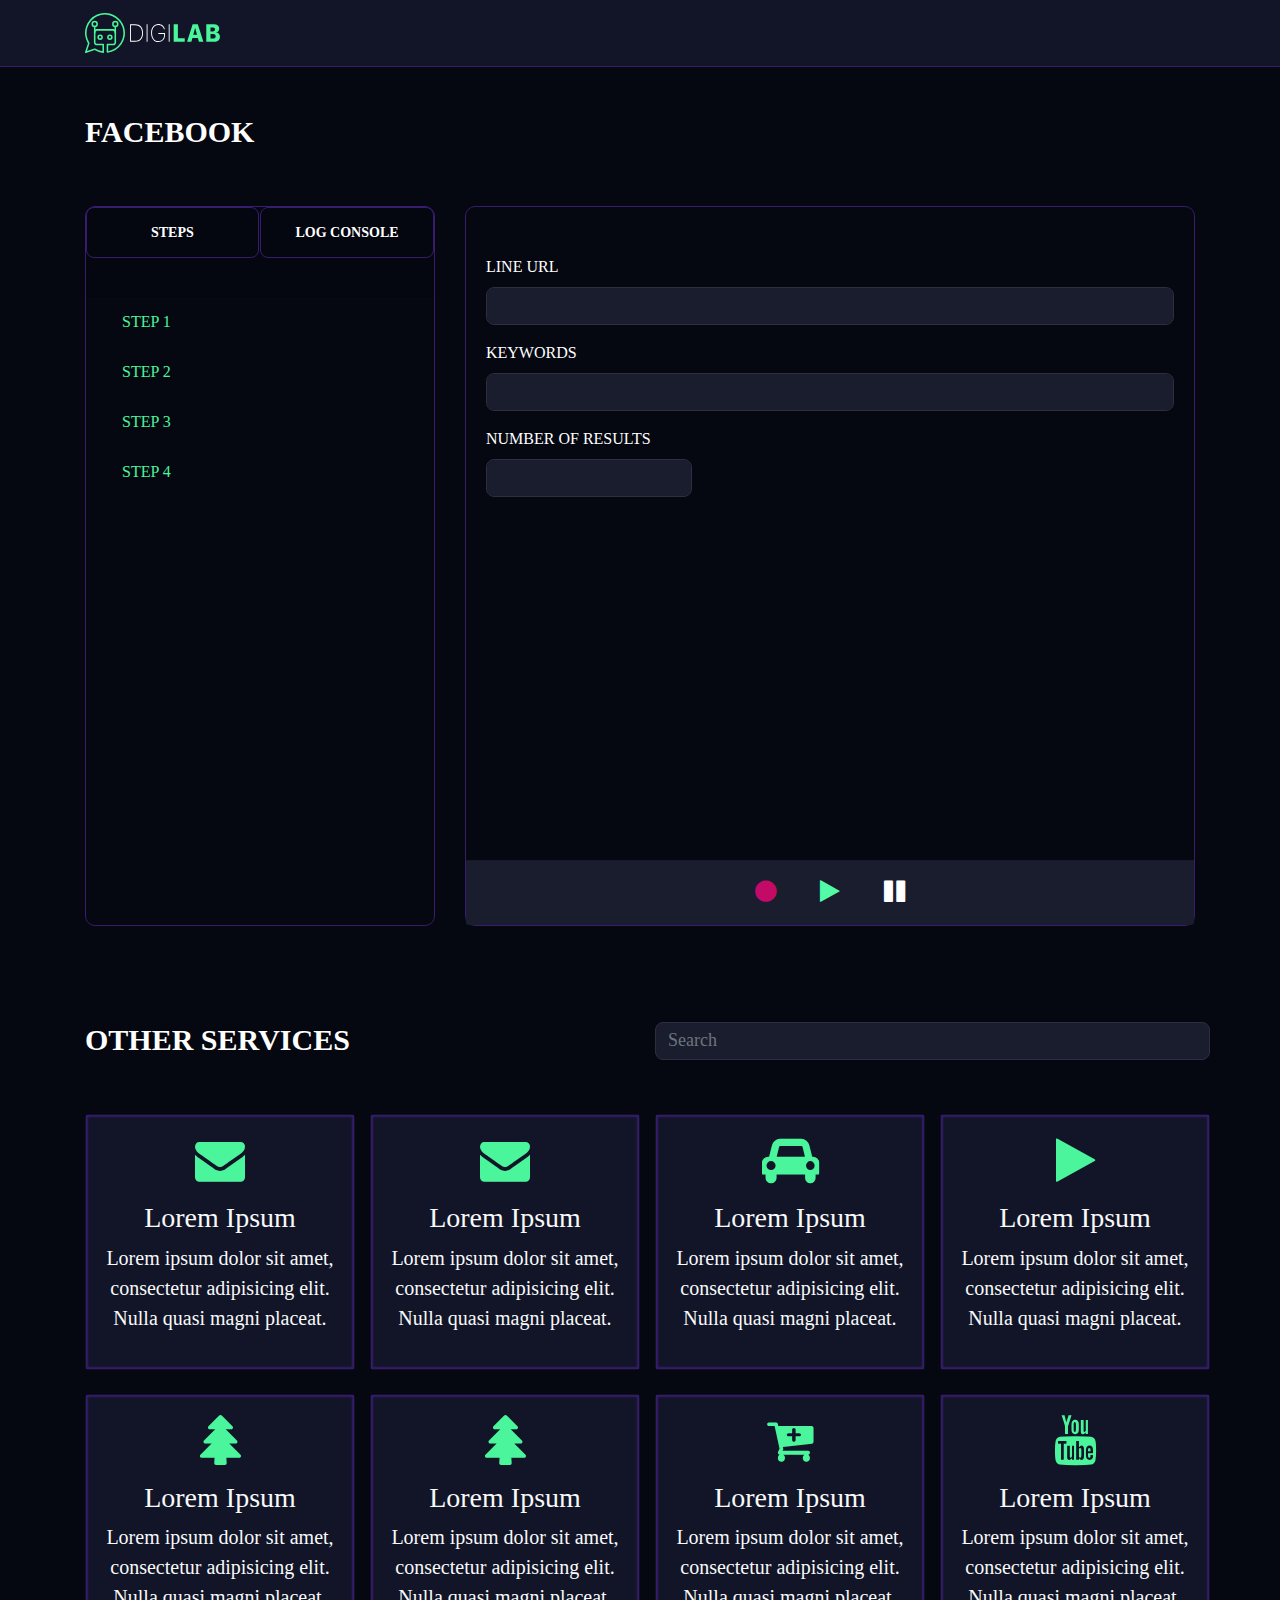
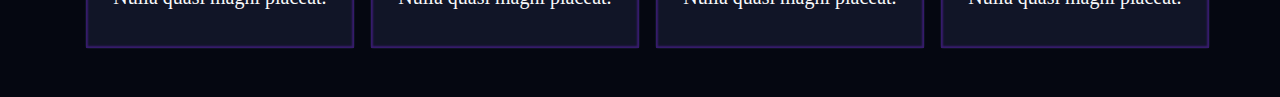
<file: bot-facebook.html>
<!doctype html>
<html lang="en">

<head>
<!-- Required meta tags -->
  <meta charset="UTF-8">
  <meta name="viewport" content="width=device-width, initial-scale=1.0">
  <meta http-equiv="X-UA-Compatible" content="ie=edge">
  <link rel="stylesheet" href="css/font-awesome.min.css">
  <link rel="stylesheet" href="css/bootstrap.css">
  <link rel="stylesheet" href="css/menu.css">
  <link rel="stylesheet" href="css/bot_all_pages.css">

  <title>Digilab by SoClose</title>
</head>

<body class="bg" style="padding-top: 50px;">

<!-- Desktop Menu Start Here -->
<nav class="navbar navbar-expand-md fixed-top">
    <div class="container">
        <a class="navbar-brand navboxlogo" href="dashboard.html">
            <img src="img/iconlogo.svg" alt="logo" class="logo-1">
            <img src="img/Asset_1.svg" alt="logo" class="logo-2">
        </a>
    </div>   
</nav>

<header class="header-top py-5">
    <div class="container">
      <h2 class="pt-3">Facebook</h2>
      <div class="row pt-5">
        <div class="col-md-4">
          <div class="card">
            <div class="card-header">
              <!-- second section -->
              <div class="button__box dashed">
                <div class="sc-1 row">
                  <div class="col-lg-6 pr-0">
                    <label class="show"><input type="radio" name="radio" value="Steps" class="inspan d-none">
                      <span class="steps btn">Steps</span>
                    </label>
                  </div>
                  <div class="col-lg-6 px-0">
                    <label class="hide"><input type="radio" name="radio" value="Log Console" class="inspan click d-none">
                      <span class="log-console btn btn-block">Log Console</span>
                    </label>
                  </div>
                </div>
              </div>
            <!-- second section -->
            </div>
            <div class="card-body pt-0">
              <ul class="all-step pl-3" id="target">
                <li>Step 1</li>
                <li>Step 2</li>
                <li>Step 3</li>
                <li>Step 4</li>
              </ul>
              <ul class="all-step pl-3 d-none" id="target2">
                <li>Morium</li>
                <li>Step 2</li>
                <li>Step 3</li>
                <li>Step 4</li>
              </ul>
            </div>
          </div>
        </div>
        <div class="col-md-8">
          <div class="card">
            <div class="card-body pt-5">
              <div class="form-group">
                <label for="url">LINE URL</label>
                <input type="url" name="url" class="form-control" />
              </div>
              <div class="form-group">
                <label for="keywords">KEYWORDS</label>
                <input type="text" name="keywords" class="form-control" />
              </div>
              <div class="form-group result">
                <label for="keywords">NUMBER OF RESULTS</label><br>
                <input type="text" name="keywords" class="form-control" style="width: 30%;" />
              </div>
              <div class="form-group pt-4" id="downDoc" style="display: none;">
                <h6 class="pb-3">DOWNLOAD DOCUMENTS</h6>
                <i class="fa fa fa-file-o"></i>
                <span class="ml-2">Fichier 1</span>
              </div>   
            </div>
            <div class="card-footer text-center">
              <i class="fa fa-circle"></i>
              <i class="fa fa-play" onclick="myFunction()"></i>
              <i class="fa fa-pause"></i>
            </div>
          </div>
        </div>
      </div>
    </div>
</header>

<!-- Icon Boxes Bot-->
  <section id="icon-boxes-bot" class="py-5 text-center text-light">
    <div class="container">
      <div class="row">
        <div class="col-md-6">
          <h2>Other Services</h2>
        </div>
        <div class="col-md-6" style="padding-right: 0px;">
          <input type="text" placeholder="Search" class="form-control btn-block"/>
        </div>
      </div>
      <div class="row pt-5">
        <div class="col-md-3 pr-0">
          <div class="card">
            <div class="card-body inner-shadow">
              <i class="fa fa-envelope mb-3"></i>
              <h3>Lorem Ipsum</h3>
              <p class="lead">Lorem ipsum dolor sit amet, consectetur adipisicing elit. Nulla quasi magni placeat.</p>
            </div>
          </div>
        </div>
        <div class="col-md-3 pr-0">
          <div class="card">
            <div class="card-body inner-shadow">
              <i class="fa fa-envelope mb-3"></i>
              <h3>Lorem Ipsum</h3>
              <p class="lead">Lorem ipsum dolor sit amet, consectetur adipisicing elit. Nulla quasi magni placeat.</p>
            </div>
          </div>
        </div>
        <div class="col-md-3 pr-0">
          <div class="card">
            <div class="card-body inner-shadow">
              <i class="fa fa-car mb-3"></i>
              <h3>Lorem Ipsum</h3>
              <p class="lead">Lorem ipsum dolor sit amet, consectetur adipisicing elit. Nulla quasi magni placeat.</p>
            </div>
          </div>
        </div>
        <div class="col-md-3 pr-0">
          <div class="card">
            <div class="card-body inner-shadow">
              <i class="fa fa-play mb-3"></i>
              <h3>Lorem Ipsum</h3>
              <p class="lead">Lorem ipsum dolor sit amet, consectetur adipisicing elit. Nulla quasi magni placeat.</p>
            </div>
          </div>
        </div>
      </div>
      <div class="row pt-4">
        <div class="col-md-3 pr-0">
          <div class="card">
            <div class="card-body inner-shadow">
              <i class="fa fa-tree mb-3"></i>
              <h3>Lorem Ipsum</h3>
              <p class="lead">Lorem ipsum dolor sit amet, consectetur adipisicing elit. Nulla quasi magni placeat.</p>
            </div>
          </div>
        </div>
        <div class="col-md-3 pr-0">
          <div class="card">
            <div class="card-body inner-shadow">
              <i class="fa fa-tree mb-3"></i>
              <h3>Lorem Ipsum</h3>
              <p class="lead">Lorem ipsum dolor sit amet, consectetur adipisicing elit. Nulla quasi magni placeat.</p>
            </div>
          </div>
        </div>
        <div class="col-md-3 pr-0">
          <div class="card">
            <div class="card-body inner-shadow">
              <i class="fa fa-cart-plus mb-3"></i>
              <h3>Lorem Ipsum</h3>
              <p class="lead">Lorem ipsum dolor sit amet, consectetur adipisicing elit. Nulla quasi magni placeat.</p>
            </div>
          </div>
        </div>
        <div class="col-md-3 pr-0">
          <div class="card">
            <div class="card-body inner-shadow">
              <i class="fa fa-youtube mb-3"></i>
              <h3>Lorem Ipsum</h3>
              <p class="lead">Lorem ipsum dolor sit amet, consectetur adipisicing elit. Nulla quasi magni placeat.</p>
            </div>
          </div>
        </div>
      </div>
    </div>
  </section>

<script>
function myFunction() {
  document.getElementById("downDoc").style.display = "block";
}
</script>

<script type="text/javascript">
    $('#myModal').on('hidden.bs.modal', function () {
  // Load up a new modal...
  $('#myModalNew').modal('show')
});
</script>

<script src="js/jquery.min.js"></script>
<script src="js/popper.js"></script>
<script src="js/bootstrap.min.js"></script>
<script>
    $(document).ready(function(){
      $(".show").click(function(){
        $("#target").show();
      });
      $(".hide").click(function(){
        $("#target").hide();
      });
    });
</script>

</body>

</html>
</file>
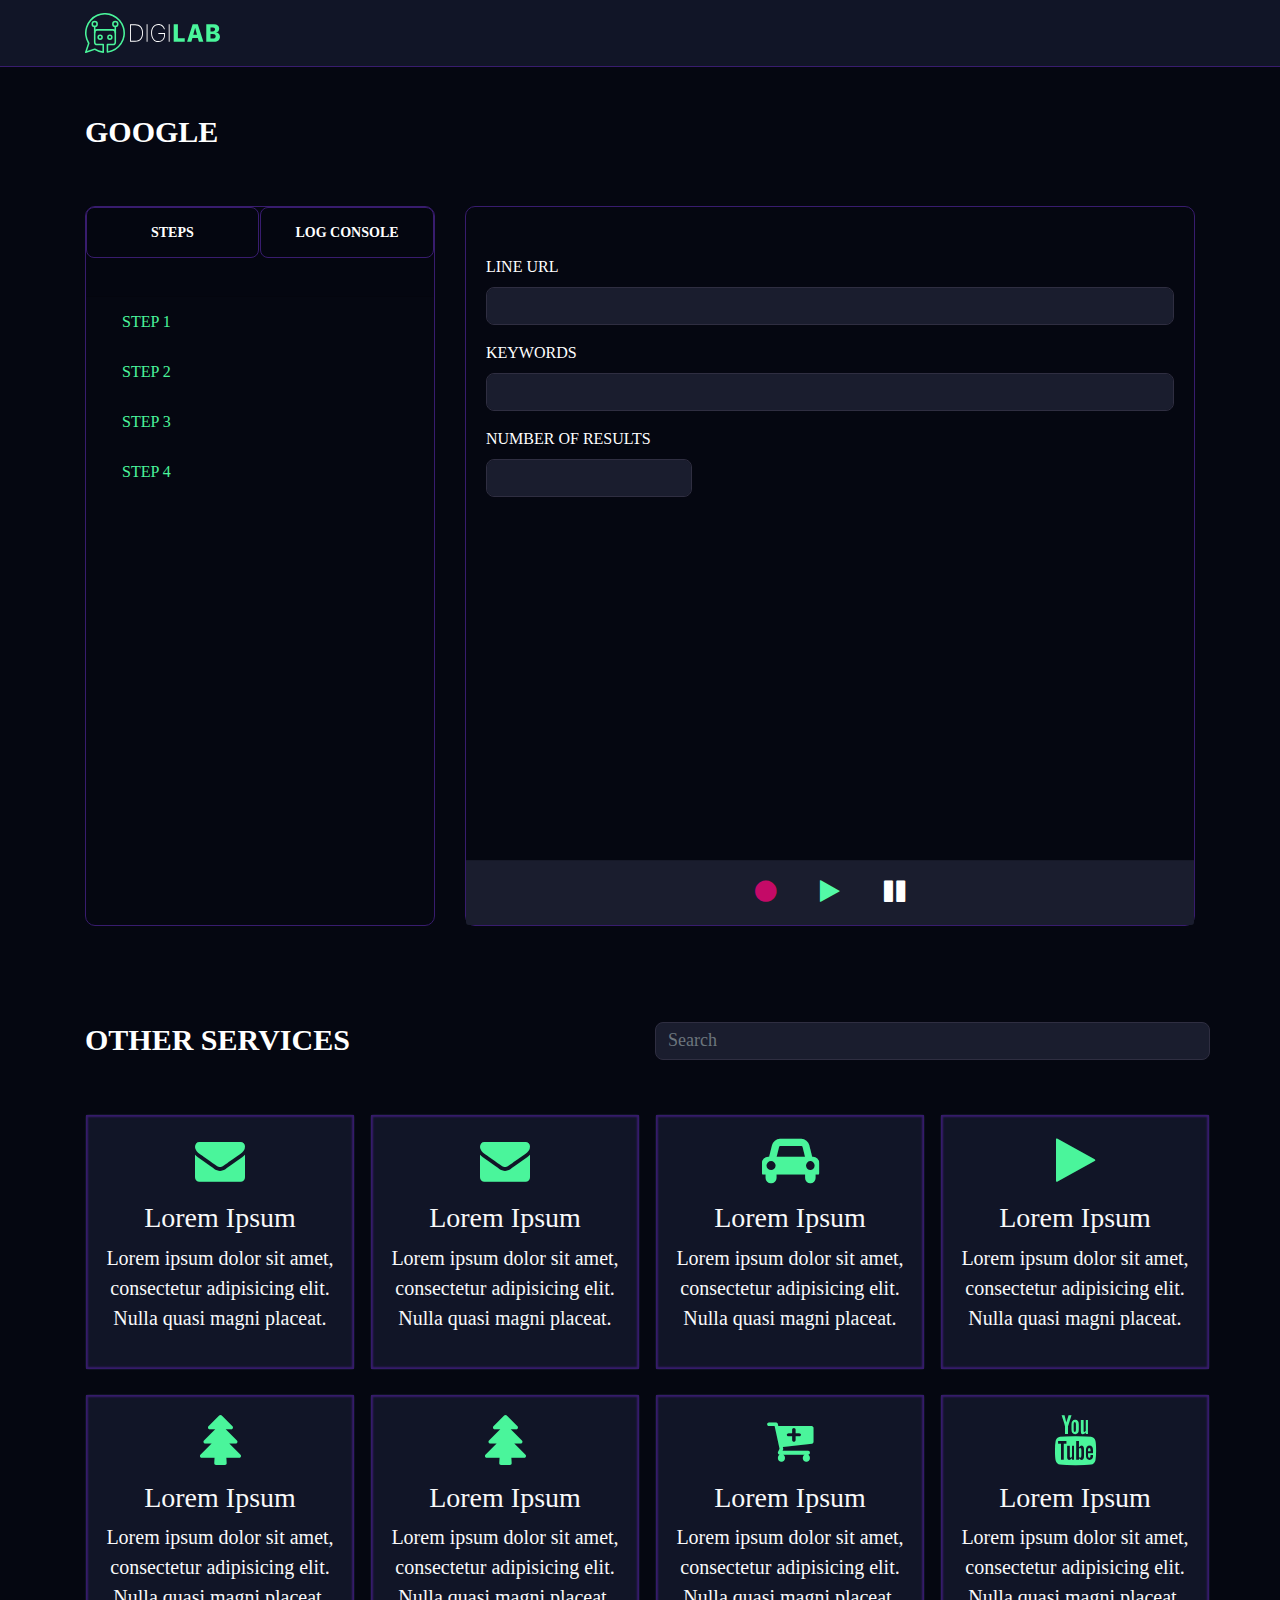
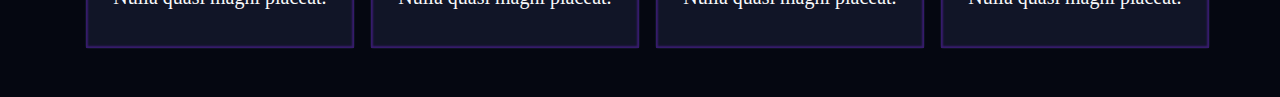
<file: bot-google.html>
<!doctype html>
<html lang="en">

<head>
<!-- Required meta tags -->
  <meta charset="UTF-8">
  <meta name="viewport" content="width=device-width, initial-scale=1.0">
  <meta http-equiv="X-UA-Compatible" content="ie=edge">
  <link rel="stylesheet" href="css/font-awesome.min.css">
  <link rel="stylesheet" href="css/bootstrap.css">
  <link rel="stylesheet" href="css/menu.css">
  <link rel="stylesheet" href="css/bot_all_pages.css">

  <title>Digilab by SoClose</title>
</head>

<body class="bg" style="padding-top: 50px;">

<!-- Desktop Menu Start Here -->
<nav class="navbar navbar-expand-md fixed-top">
    <div class="container">
        <a class="navbar-brand navboxlogo" href="dashboard.html">
            <img src="img/iconlogo.svg" alt="logo" class="logo-1">
            <img src="img/Asset_1.svg" alt="logo" class="logo-2">
        </a>
    </div>   
</nav>

<header class="header-top py-5">
    <div class="container">
      <h2 class="pt-3">Google</h2>
      <div class="row pt-5">
        <div class="col-md-4">
          <div class="card">
            <div class="card-header">
              <!-- second section -->
              <div class="button__box dashed">
                <div class="sc-1 row">
                  <div class="col-lg-6 pr-0">
                    <label class="show"><input type="radio" name="radio" value="Steps" class="inspan d-none">
                      <span class="steps btn">Steps</span>
                    </label>
                  </div>
                  <div class="col-lg-6 px-0">
                    <label class="hide"><input type="radio" name="radio" value="Log Console" class="inspan click d-none">
                      <span class="log-console btn btn-block">Log Console</span>
                    </label>
                  </div>
                </div>
              </div>
            <!-- second section -->
            </div>
            <div class="card-body pt-0">
              <ul class="all-step pl-3" id="target">
                <li>Step 1</li>
                <li>Step 2</li>
                <li>Step 3</li>
                <li>Step 4</li>
              </ul>
              <ul class="all-step pl-3 d-none" id="target2">
                <li>Morium</li>
                <li>Step 2</li>
                <li>Step 3</li>
                <li>Step 4</li>
              </ul>
            </div>
          </div>
        </div>
        <div class="col-md-8">
          <div class="card">
            <div class="card-body pt-5">
              <div class="form-group">
                <label for="url">LINE URL</label>
                <input type="url" name="url" class="form-control" />
              </div>
              <div class="form-group">
                <label for="keywords">KEYWORDS</label>
                <input type="text" name="keywords" class="form-control" />
              </div>
              <div class="form-group result">
                <label for="keywords">NUMBER OF RESULTS</label><br>
                <input type="text" name="keywords" class="form-control" style="width: 30%;" />
              </div>
              <div class="form-group pt-4" id="downDoc" style="display: none;">
                <h6 class="pb-3">DOWNLOAD DOCUMENTS</h6>
                <i class="fa fa fa-file-o"></i>
                <span class="ml-2">Fichier 1</span>
              </div>   
            </div>
            <div class="card-footer text-center">
              <i class="fa fa-circle"></i>
              <i class="fa fa-play" onclick="myFunction()"></i>
              <i class="fa fa-pause"></i>
            </div>
          </div>
        </div>
      </div>
    </div>
</header>

<!-- Icon Boxes Bot-->
  <section id="icon-boxes-bot" class="py-5 text-center text-light">
    <div class="container">
      <div class="row">
        <div class="col-md-6">
          <h2>Other Services</h2>
        </div>
        <div class="col-md-6" style="padding-right: 0px;">
          <input type="text" placeholder="Search" class="form-control btn-block"/>
        </div>
      </div>
      <div class="row pt-5">
        <div class="col-md-3 pr-0">
          <div class="card">
            <div class="card-body inner-shadow">
              <i class="fa fa-envelope mb-3"></i>
              <h3>Lorem Ipsum</h3>
              <p class="lead">Lorem ipsum dolor sit amet, consectetur adipisicing elit. Nulla quasi magni placeat.</p>
            </div>
          </div>
        </div>
        <div class="col-md-3 pr-0">
          <div class="card">
            <div class="card-body inner-shadow">
              <i class="fa fa-envelope mb-3"></i>
              <h3>Lorem Ipsum</h3>
              <p class="lead">Lorem ipsum dolor sit amet, consectetur adipisicing elit. Nulla quasi magni placeat.</p>
            </div>
          </div>
        </div>
        <div class="col-md-3 pr-0">
          <div class="card">
            <div class="card-body inner-shadow">
              <i class="fa fa-car mb-3"></i>
              <h3>Lorem Ipsum</h3>
              <p class="lead">Lorem ipsum dolor sit amet, consectetur adipisicing elit. Nulla quasi magni placeat.</p>
            </div>
          </div>
        </div>
        <div class="col-md-3 pr-0">
          <div class="card">
            <div class="card-body inner-shadow">
              <i class="fa fa-play mb-3"></i>
              <h3>Lorem Ipsum</h3>
              <p class="lead">Lorem ipsum dolor sit amet, consectetur adipisicing elit. Nulla quasi magni placeat.</p>
            </div>
          </div>
        </div>
      </div>
      <div class="row pt-4">
        <div class="col-md-3 pr-0">
          <div class="card">
            <div class="card-body inner-shadow">
              <i class="fa fa-tree mb-3"></i>
              <h3>Lorem Ipsum</h3>
              <p class="lead">Lorem ipsum dolor sit amet, consectetur adipisicing elit. Nulla quasi magni placeat.</p>
            </div>
          </div>
        </div>
        <div class="col-md-3 pr-0">
          <div class="card">
            <div class="card-body inner-shadow">
              <i class="fa fa-tree mb-3"></i>
              <h3>Lorem Ipsum</h3>
              <p class="lead">Lorem ipsum dolor sit amet, consectetur adipisicing elit. Nulla quasi magni placeat.</p>
            </div>
          </div>
        </div>
        <div class="col-md-3 pr-0">
          <div class="card">
            <div class="card-body inner-shadow">
              <i class="fa fa-cart-plus mb-3"></i>
              <h3>Lorem Ipsum</h3>
              <p class="lead">Lorem ipsum dolor sit amet, consectetur adipisicing elit. Nulla quasi magni placeat.</p>
            </div>
          </div>
        </div>
        <div class="col-md-3 pr-0">
          <div class="card">
            <div class="card-body inner-shadow">
              <i class="fa fa-youtube mb-3"></i>
              <h3>Lorem Ipsum</h3>
              <p class="lead">Lorem ipsum dolor sit amet, consectetur adipisicing elit. Nulla quasi magni placeat.</p>
            </div>
          </div>
        </div>
      </div>
    </div>
  </section>

<script>
function myFunction() {
  document.getElementById("downDoc").style.display = "block";
}
</script>

<script type="text/javascript">
    $('#myModal').on('hidden.bs.modal', function () {
  // Load up a new modal...
  $('#myModalNew').modal('show')
});
</script>

<script src="js/jquery.min.js"></script>
<script src="js/popper.js"></script>
<script src="js/bootstrap.min.js"></script>
<script>
    $(document).ready(function(){
      $(".show").click(function(){
        $("#target").show();
      });
      $(".hide").click(function(){
        $("#target").hide();
      });
    });
</script>

</body>

</html>
</file>
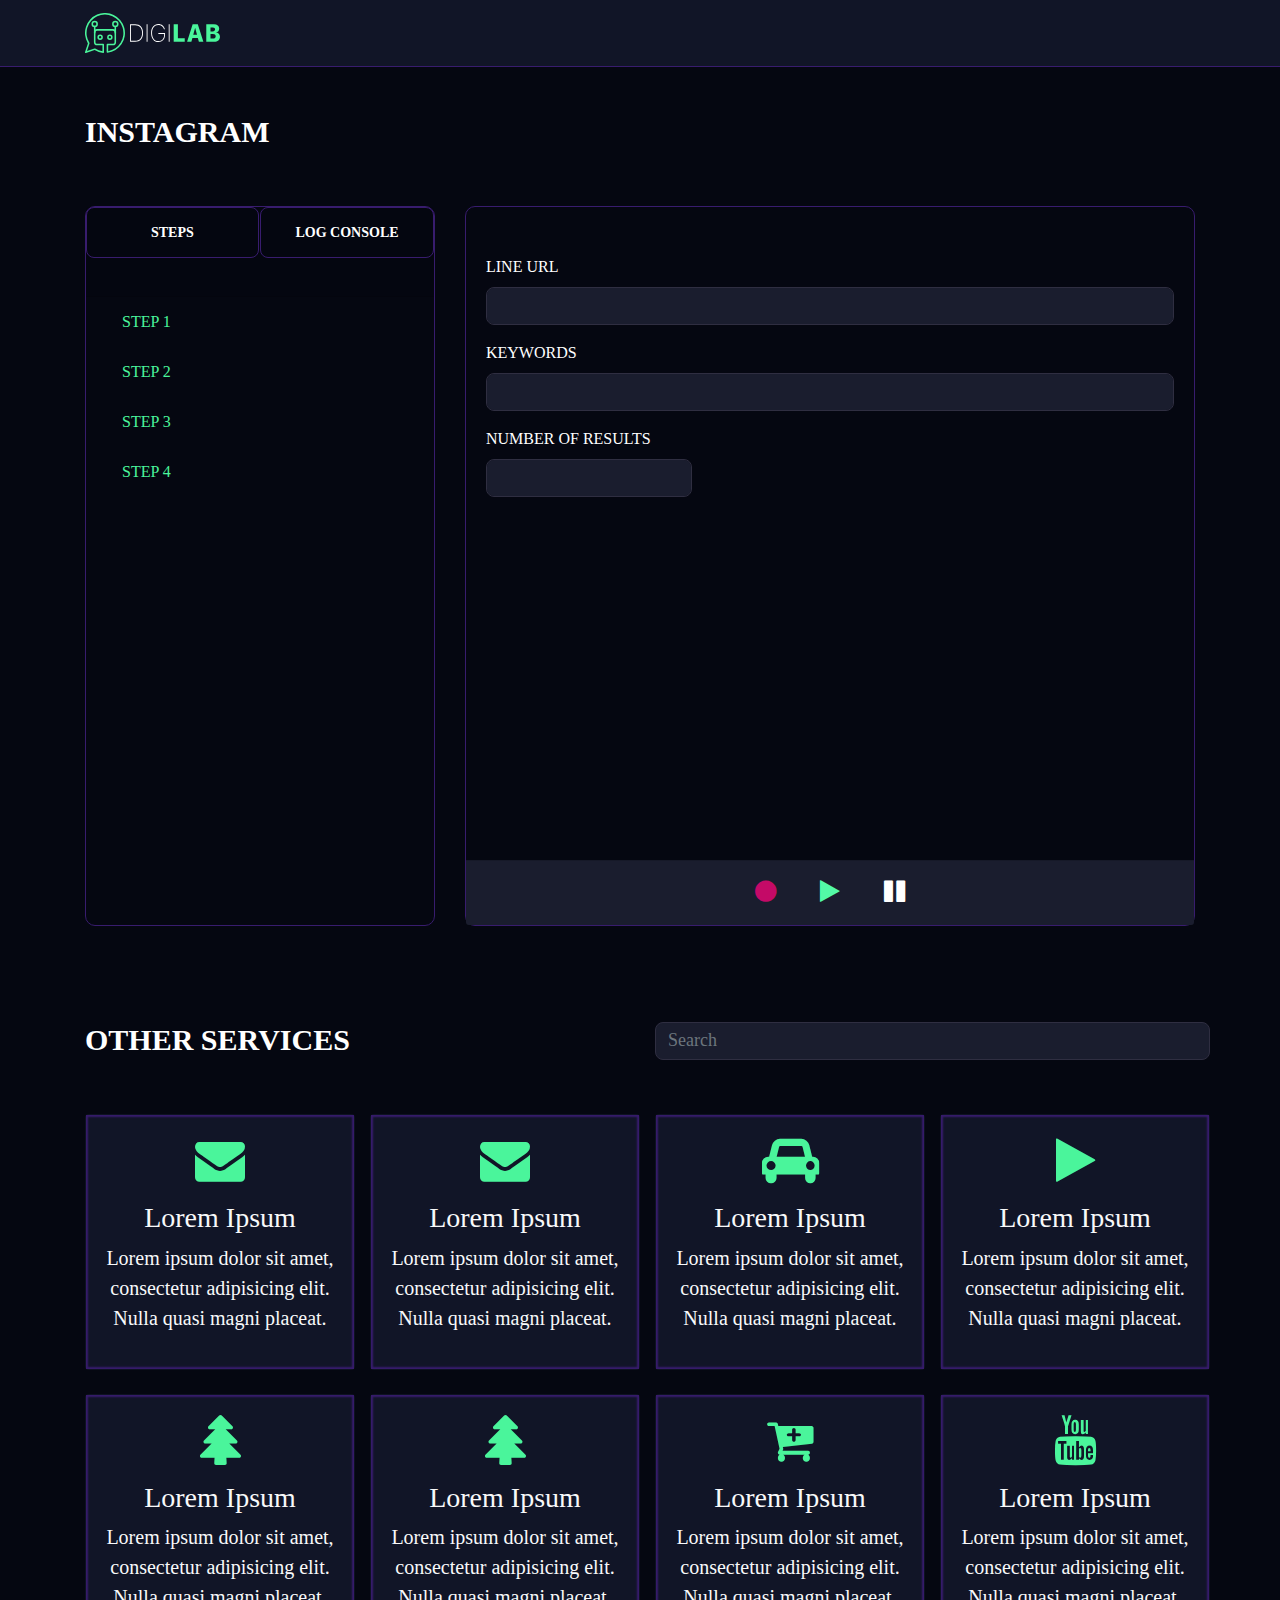
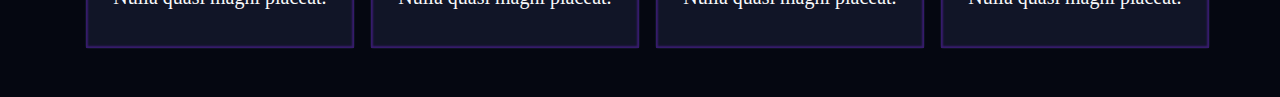
<file: bot-instagram.html>
<!doctype html>
<html lang="en">

<head>
<!-- Required meta tags -->
  <meta charset="UTF-8">
  <meta name="viewport" content="width=device-width, initial-scale=1.0">
  <meta http-equiv="X-UA-Compatible" content="ie=edge">
  <link rel="stylesheet" href="css/font-awesome.min.css">
  <link rel="stylesheet" href="css/bootstrap.css">
  <link rel="stylesheet" href="css/menu.css">
  <link rel="stylesheet" href="css/bot_all_pages.css">

  <title>Digilab by SoClose</title>
</head>

<body class="bg" style="padding-top: 50px;">

<!-- Desktop Menu Start Here -->
<nav class="navbar navbar-expand-md fixed-top">
    <div class="container">
        <a class="navbar-brand navboxlogo" href="dashboard.html">
            <img src="img/iconlogo.svg" alt="logo" class="logo-1">
            <img src="img/Asset_1.svg" alt="logo" class="logo-2">
        </a>
    </div>   
</nav>

<header class="header-top py-5">
    <div class="container">
      <h2 class="pt-3">Instagram</h2>
      <div class="row pt-5">
        <div class="col-md-4">
          <div class="card">
            <div class="card-header">
              <!-- second section -->
              <div class="button__box dashed">
                <div class="sc-1 row">
                  <div class="col-lg-6 pr-0">
                    <label class="show"><input type="radio" name="radio" value="Steps" class="inspan d-none">
                      <span class="steps btn">Steps</span>
                    </label>
                  </div>
                  <div class="col-lg-6 px-0">
                    <label class="hide"><input type="radio" name="radio" value="Log Console" class="inspan click d-none">
                      <span class="log-console btn btn-block">Log Console</span>
                    </label>
                  </div>
                </div>
              </div>
            <!-- second section -->
            </div>
            <div class="card-body pt-0">
              <ul class="all-step pl-3" id="target">
                <li>Step 1</li>
                <li>Step 2</li>
                <li>Step 3</li>
                <li>Step 4</li>
              </ul>
              <ul class="all-step pl-3 d-none" id="target2">
                <li>Morium</li>
                <li>Step 2</li>
                <li>Step 3</li>
                <li>Step 4</li>
              </ul>
            </div>
          </div>
        </div>
        <div class="col-md-8">
          <div class="card">
            <div class="card-body pt-5">
              <div class="form-group">
                <label for="url">LINE URL</label>
                <input type="url" name="url" class="form-control" />
              </div>
              <div class="form-group">
                <label for="keywords">KEYWORDS</label>
                <input type="text" name="keywords" class="form-control" />
              </div>
              <div class="form-group result">
                <label for="keywords">NUMBER OF RESULTS</label><br>
                <input type="text" name="keywords" class="form-control" style="width: 30%;" />
              </div>
              <div class="form-group pt-4" id="downDoc" style="display: none;">
                <h6 class="pb-3">DOWNLOAD DOCUMENTS</h6>
                <i class="fa fa fa-file-o"></i>
                <span class="ml-2">Fichier 1</span>
              </div>   
            </div>
            <div class="card-footer text-center">
              <i class="fa fa-circle"></i>
              <i class="fa fa-play" onclick="myFunction()"></i>
              <i class="fa fa-pause"></i>
            </div>
          </div>
        </div>
      </div>
    </div>
</header>

<!-- Icon Boxes Bot-->
  <section id="icon-boxes-bot" class="py-5 text-center text-light">
    <div class="container">
      <div class="row">
        <div class="col-md-6">
          <h2>Other Services</h2>
        </div>
        <div class="col-md-6" style="padding-right: 0px;">
          <input type="text" placeholder="Search" class="form-control btn-block"/>
        </div>
      </div>
      <div class="row pt-5">
        <div class="col-md-3 pr-0">
          <div class="card">
            <div class="card-body inner-shadow">
              <i class="fa fa-envelope mb-3"></i>
              <h3>Lorem Ipsum</h3>
              <p class="lead">Lorem ipsum dolor sit amet, consectetur adipisicing elit. Nulla quasi magni placeat.</p>
            </div>
          </div>
        </div>
        <div class="col-md-3 pr-0">
          <div class="card">
            <div class="card-body inner-shadow">
              <i class="fa fa-envelope mb-3"></i>
              <h3>Lorem Ipsum</h3>
              <p class="lead">Lorem ipsum dolor sit amet, consectetur adipisicing elit. Nulla quasi magni placeat.</p>
            </div>
          </div>
        </div>
        <div class="col-md-3 pr-0">
          <div class="card">
            <div class="card-body inner-shadow">
              <i class="fa fa-car mb-3"></i>
              <h3>Lorem Ipsum</h3>
              <p class="lead">Lorem ipsum dolor sit amet, consectetur adipisicing elit. Nulla quasi magni placeat.</p>
            </div>
          </div>
        </div>
        <div class="col-md-3 pr-0">
          <div class="card">
            <div class="card-body inner-shadow">
              <i class="fa fa-play mb-3"></i>
              <h3>Lorem Ipsum</h3>
              <p class="lead">Lorem ipsum dolor sit amet, consectetur adipisicing elit. Nulla quasi magni placeat.</p>
            </div>
          </div>
        </div>
      </div>
      <div class="row pt-4">
        <div class="col-md-3 pr-0">
          <div class="card">
            <div class="card-body inner-shadow">
              <i class="fa fa-tree mb-3"></i>
              <h3>Lorem Ipsum</h3>
              <p class="lead">Lorem ipsum dolor sit amet, consectetur adipisicing elit. Nulla quasi magni placeat.</p>
            </div>
          </div>
        </div>
        <div class="col-md-3 pr-0">
          <div class="card">
            <div class="card-body inner-shadow">
              <i class="fa fa-tree mb-3"></i>
              <h3>Lorem Ipsum</h3>
              <p class="lead">Lorem ipsum dolor sit amet, consectetur adipisicing elit. Nulla quasi magni placeat.</p>
            </div>
          </div>
        </div>
        <div class="col-md-3 pr-0">
          <div class="card">
            <div class="card-body inner-shadow">
              <i class="fa fa-cart-plus mb-3"></i>
              <h3>Lorem Ipsum</h3>
              <p class="lead">Lorem ipsum dolor sit amet, consectetur adipisicing elit. Nulla quasi magni placeat.</p>
            </div>
          </div>
        </div>
        <div class="col-md-3 pr-0">
          <div class="card">
            <div class="card-body inner-shadow">
              <i class="fa fa-youtube mb-3"></i>
              <h3>Lorem Ipsum</h3>
              <p class="lead">Lorem ipsum dolor sit amet, consectetur adipisicing elit. Nulla quasi magni placeat.</p>
            </div>
          </div>
        </div>
      </div>
    </div>
  </section>

<script>
function myFunction() {
  document.getElementById("downDoc").style.display = "block";
}
</script>

<script type="text/javascript">
    $('#myModal').on('hidden.bs.modal', function () {
  // Load up a new modal...
  $('#myModalNew').modal('show')
});
</script>

<script src="js/jquery.min.js"></script>
<script src="js/popper.js"></script>
<script src="js/bootstrap.min.js"></script>
<script>
    $(document).ready(function(){
      $(".show").click(function(){
        $("#target").show();
      });
      $(".hide").click(function(){
        $("#target").hide();
      });
    });
</script>

</body>

</html>
</file>
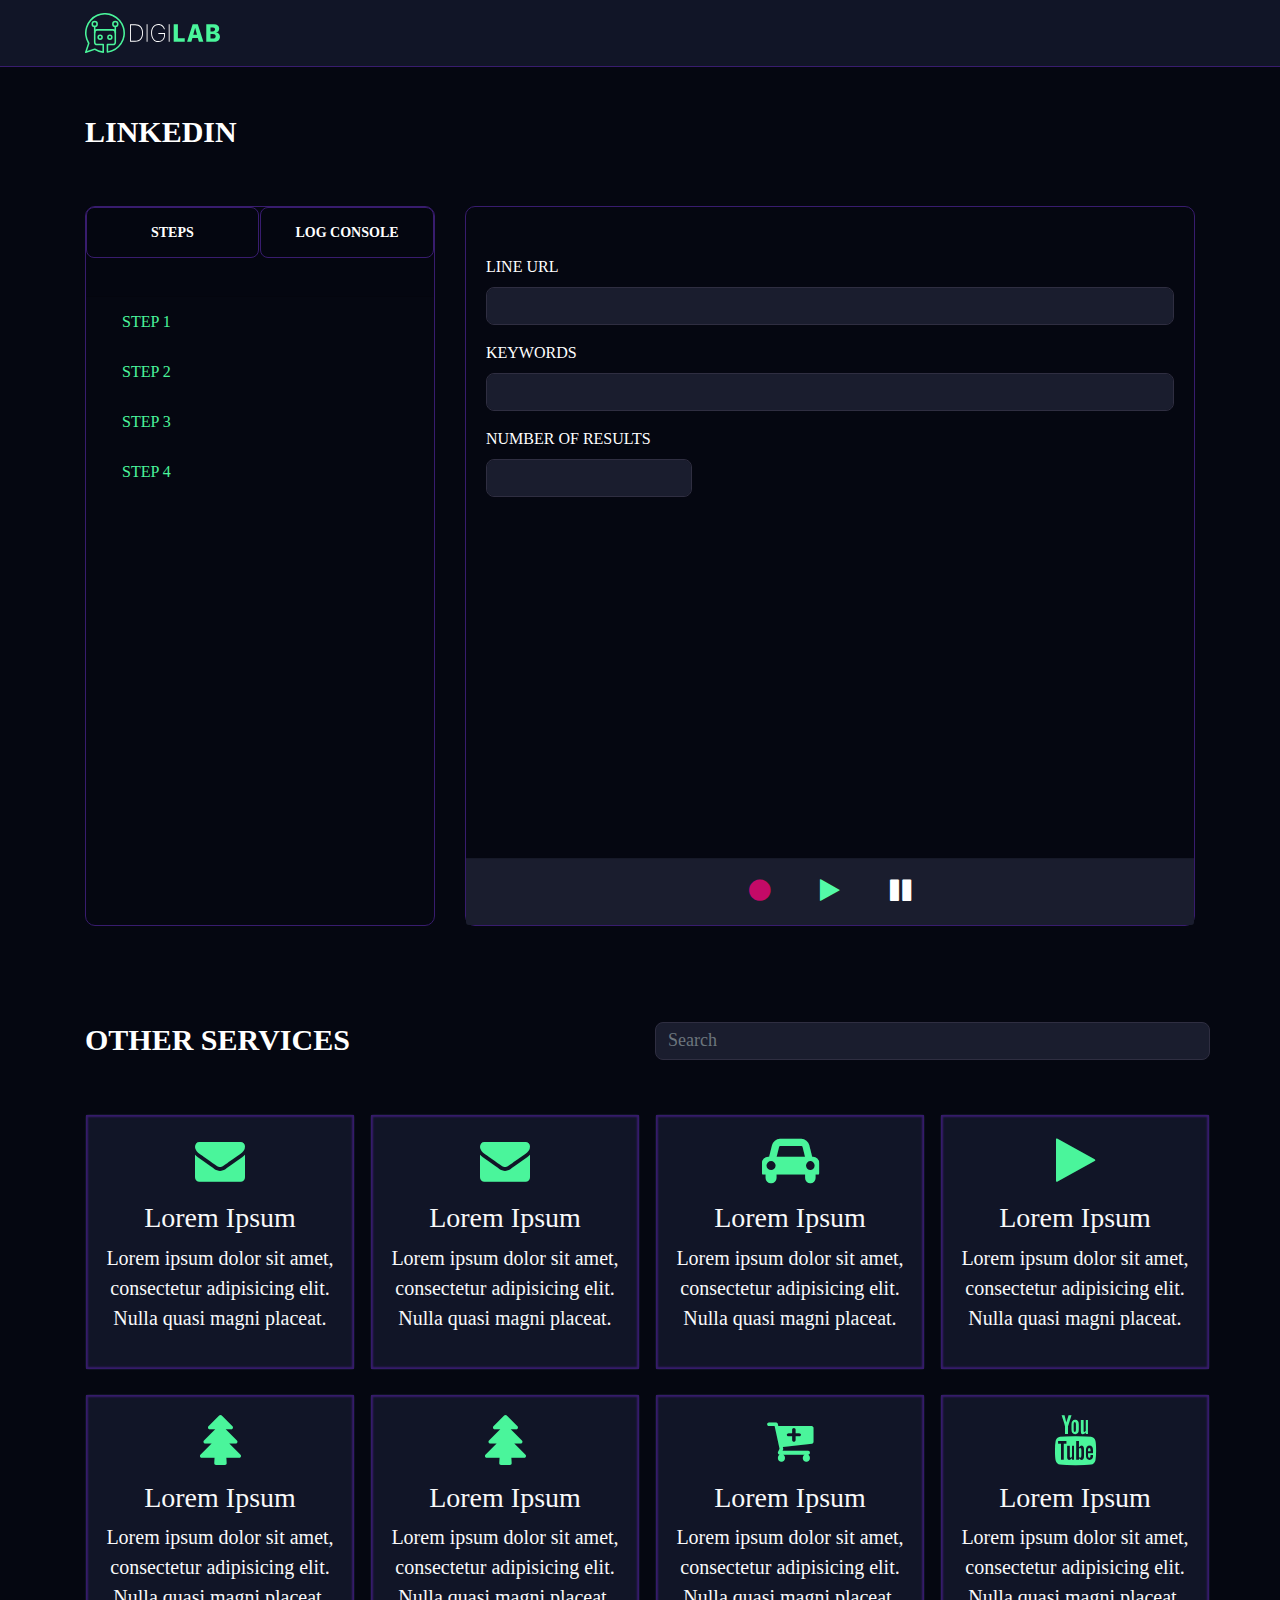
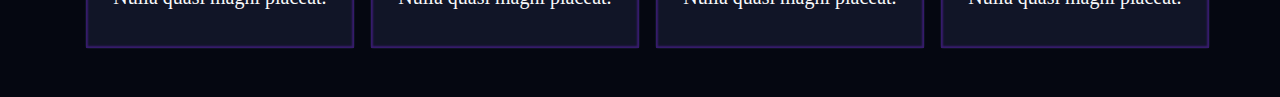
<file: bot-linkedin.html>
<!doctype html>
<html lang="en">

<head>
<!-- Required meta tags -->
  <meta charset="UTF-8">
  <meta name="viewport" content="width=device-width, initial-scale=1.0">
  <meta http-equiv="X-UA-Compatible" content="ie=edge">
  <link rel="stylesheet" href="css/font-awesome.min.css">
  <link rel="stylesheet" href="css/bootstrap.css">
  <link rel="stylesheet" href="css/menu.css">
  <link rel="stylesheet" href="css/bot_all_pages.css">

  <title>Digilab by SoClose</title>
</head>

<body class="bg" style="padding-top: 50px;">

<!-- Desktop Menu Start Here -->
<nav class="navbar navbar-expand-md fixed-top">
    <div class="container">
        <a class="navbar-brand navboxlogo" href="dashboard.html">
            <img src="img/iconlogo.svg" alt="logo" class="logo-1">
            <img src="img/Asset_1.svg" alt="logo" class="logo-2">
        </a>
    </div>   
</nav>

<header class="header-top py-5">
    <div class="container">
      <h2 class="pt-3">Linkedin</h2>
      <div class="row pt-5">
        <div class="col-md-4">
          <div class="card">
            <div class="card-header">
              <!-- second section -->
              <div class="button__box dashed">
                <div class="sc-1 row">
                  <div class="col-lg-6 pr-0">
                    <label class="show"><input type="radio" name="radio" value="Steps" class="inspan d-none">
                      <span class="steps btn">Steps</span>
                    </label>
                  </div>
                  <div class="col-lg-6 px-0">
                    <label class="hide"><input type="radio" name="radio" value="Log Console" class="inspan click d-none">
                      <span class="log-console btn btn-block">Log Console</span>
                    </label>
                  </div>
                </div>
              </div>
            <!-- second section -->
            </div>
            <div class="card-body pt-0">
              <ul class="all-step pl-3" id="target">
                <li>Step 1</li>
                <li>Step 2</li>
                <li>Step 3</li>
                <li>Step 4</li>
              </ul>
              <ul class="all-step pl-3 d-none" id="target2">
                <li>Morium</li>
                <li>Step 2</li>
                <li>Step 3</li>
                <li>Step 4</li>
              </ul>
            </div>
          </div>
        </div>
        <div class="col-md-8">
          <div class="card">
            <div class="card-body pt-5">
              <div class="form-group">
                <label for="url">LINE URL</label>
                <input type="url" name="url" class="form-control" />
              </div>
              <div class="form-group">
                <label for="keywords">KEYWORDS</label>
                <input type="text" name="keywords" class="form-control" />
              </div>
              <div class="form-group result">
                <label for="keywords">NUMBER OF RESULTS</label><br>
                <input type="text" name="keywords" class="form-control" style="width: 30%;" />
              </div>
              <div class="form-group pt-4" id="downDoc" style="display: none;">
                <h6 class="pb-3">DOWNLOAD DOCUMENTS</h6>
                <i class="fa fa fa-file-o"></i>
                <span class="ml-2">Fichier 1</span>
              </div>   
            </div>
            <div class="card-footer text-center">
              <i class="fa fa-circle"></i>
              <button type="submit" onclick="myFunction()" style="background: none; border: none; outline: none;">
                <i class="fa fa-play"></i>
              </button>
              <i class="fa fa-pause"></i>
            </div>
          </div>
        </div>
      </div>
    </div>
</header>

<!-- Icon Boxes Bot-->
  <section id="icon-boxes-bot" class="py-5 text-center text-light">
    <div class="container">
      <div class="row">
        <div class="col-md-6">
          <h2>Other Services</h2>
        </div>
        <div class="col-md-6" style="padding-right: 0px;">
          <input type="text" placeholder="Search" class="form-control btn-block"/>
        </div>
      </div>
      <div class="row pt-5">
        <div class="col-md-3 pr-0">
          <div class="card">
            <div class="card-body inner-shadow">
              <i class="fa fa-envelope mb-3"></i>
              <h3>Lorem Ipsum</h3>
              <p class="lead">Lorem ipsum dolor sit amet, consectetur adipisicing elit. Nulla quasi magni placeat.</p>
            </div>
          </div>
        </div>
        <div class="col-md-3 pr-0">
          <div class="card">
            <div class="card-body inner-shadow">
              <i class="fa fa-envelope mb-3"></i>
              <h3>Lorem Ipsum</h3>
              <p class="lead">Lorem ipsum dolor sit amet, consectetur adipisicing elit. Nulla quasi magni placeat.</p>
            </div>
          </div>
        </div>
        <div class="col-md-3 pr-0">
          <div class="card">
            <div class="card-body inner-shadow">
              <i class="fa fa-car mb-3"></i>
              <h3>Lorem Ipsum</h3>
              <p class="lead">Lorem ipsum dolor sit amet, consectetur adipisicing elit. Nulla quasi magni placeat.</p>
            </div>
          </div>
        </div>
        <div class="col-md-3 pr-0">
          <div class="card">
            <div class="card-body inner-shadow">
              <i class="fa fa-play mb-3"></i>
              <h3>Lorem Ipsum</h3>
              <p class="lead">Lorem ipsum dolor sit amet, consectetur adipisicing elit. Nulla quasi magni placeat.</p>
            </div>
          </div>
        </div>
      </div>
      <div class="row pt-4">
        <div class="col-md-3 pr-0">
          <div class="card">
            <div class="card-body inner-shadow">
              <i class="fa fa-tree mb-3"></i>
              <h3>Lorem Ipsum</h3>
              <p class="lead">Lorem ipsum dolor sit amet, consectetur adipisicing elit. Nulla quasi magni placeat.</p>
            </div>
          </div>
        </div>
        <div class="col-md-3 pr-0">
          <div class="card">
            <div class="card-body inner-shadow">
              <i class="fa fa-tree mb-3"></i>
              <h3>Lorem Ipsum</h3>
              <p class="lead">Lorem ipsum dolor sit amet, consectetur adipisicing elit. Nulla quasi magni placeat.</p>
            </div>
          </div>
        </div>
        <div class="col-md-3 pr-0">
          <div class="card">
            <div class="card-body inner-shadow">
              <i class="fa fa-cart-plus mb-3"></i>
              <h3>Lorem Ipsum</h3>
              <p class="lead">Lorem ipsum dolor sit amet, consectetur adipisicing elit. Nulla quasi magni placeat.</p>
            </div>
          </div>
        </div>
        <div class="col-md-3 pr-0">
          <div class="card">
            <div class="card-body inner-shadow">
              <i class="fa fa-youtube mb-3"></i>
              <h3>Lorem Ipsum</h3>
              <p class="lead">Lorem ipsum dolor sit amet, consectetur adipisicing elit. Nulla quasi magni placeat.</p>
            </div>
          </div>
        </div>
      </div>
    </div>
  </section>

<script>
function myFunction() {
  document.getElementById("downDoc").style.display = "block";
}
</script>

<script type="text/javascript">
    $('#myModal').on('hidden.bs.modal', function () {
  // Load up a new modal...
  $('#myModalNew').modal('show')
});
</script>

<script src="js/jquery.min.js"></script>
<script src="js/popper.js"></script>
<script src="js/bootstrap.min.js"></script>
<script>
    $(document).ready(function(){
      $(".show").click(function(){
        $("#target").show();
      });
      $(".hide").click(function(){
        $("#target").hide();
      });
    });
</script>

</body>

</html>
</file>
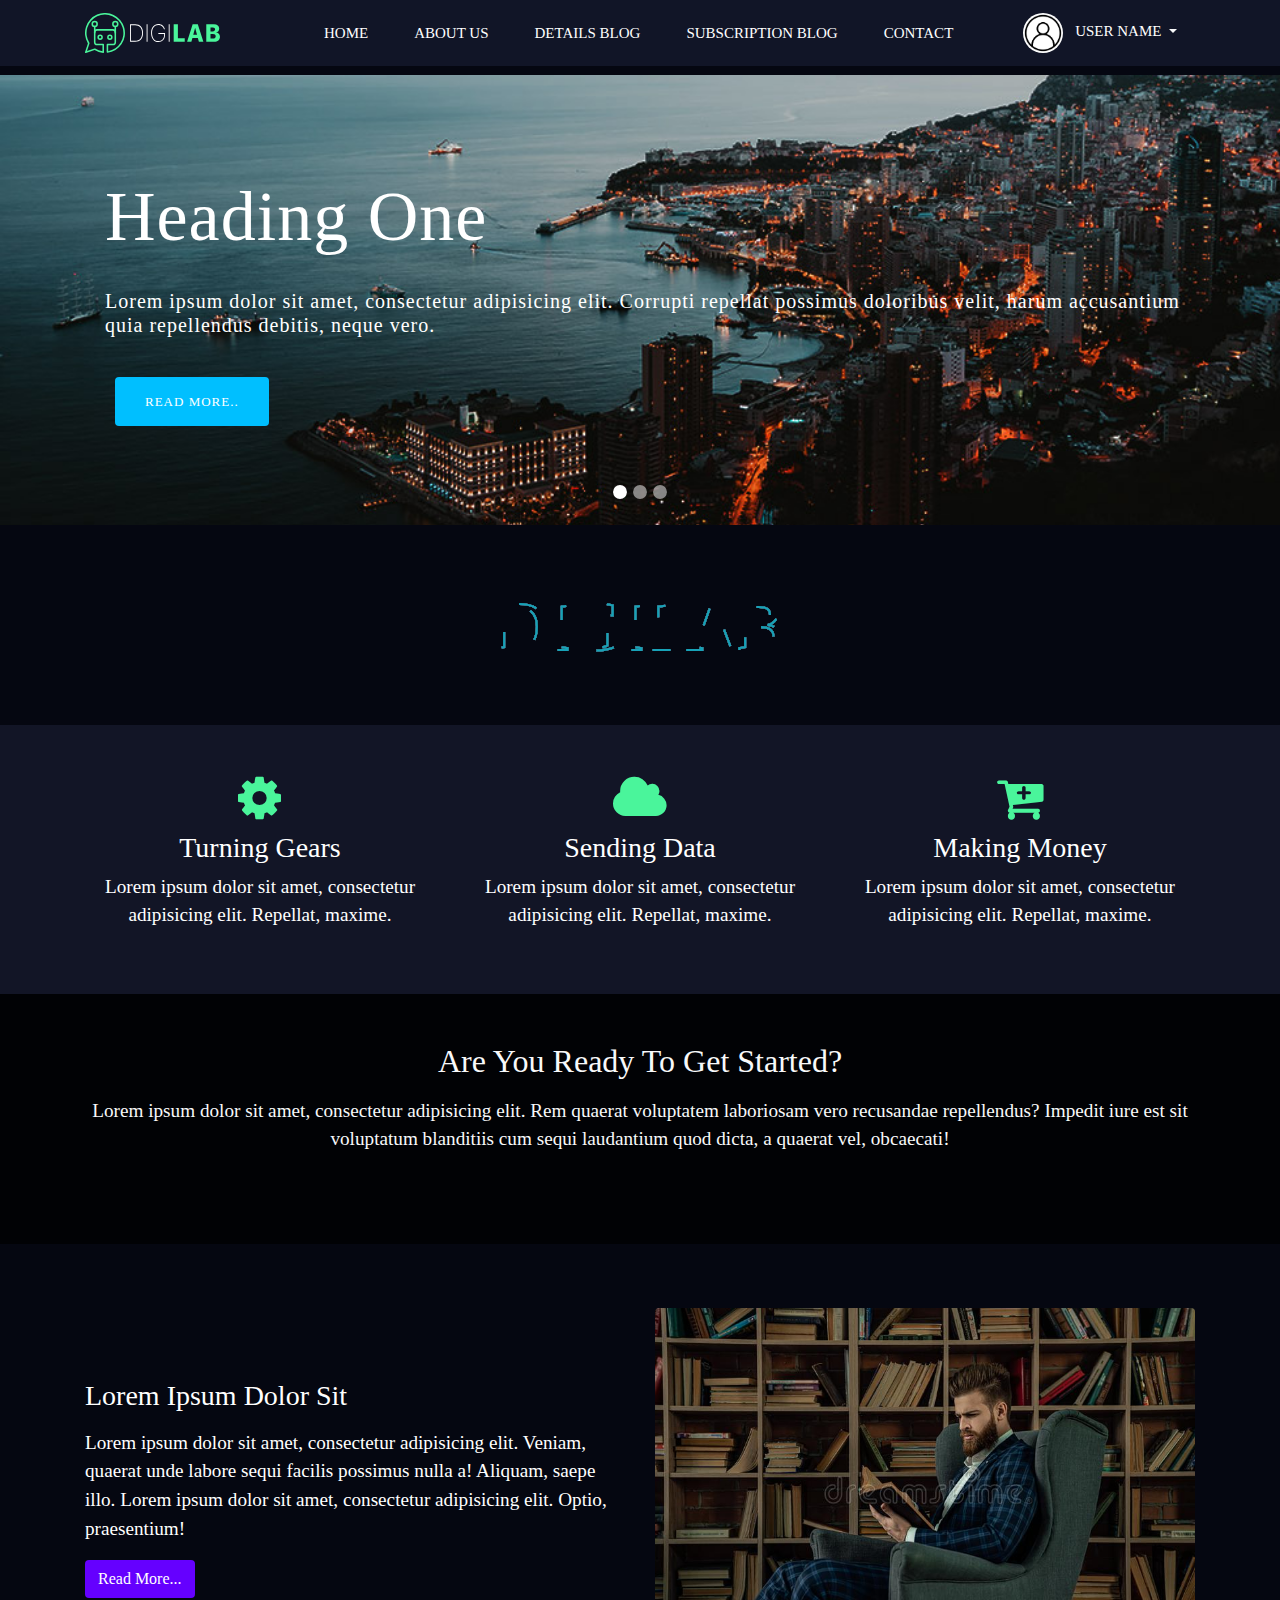
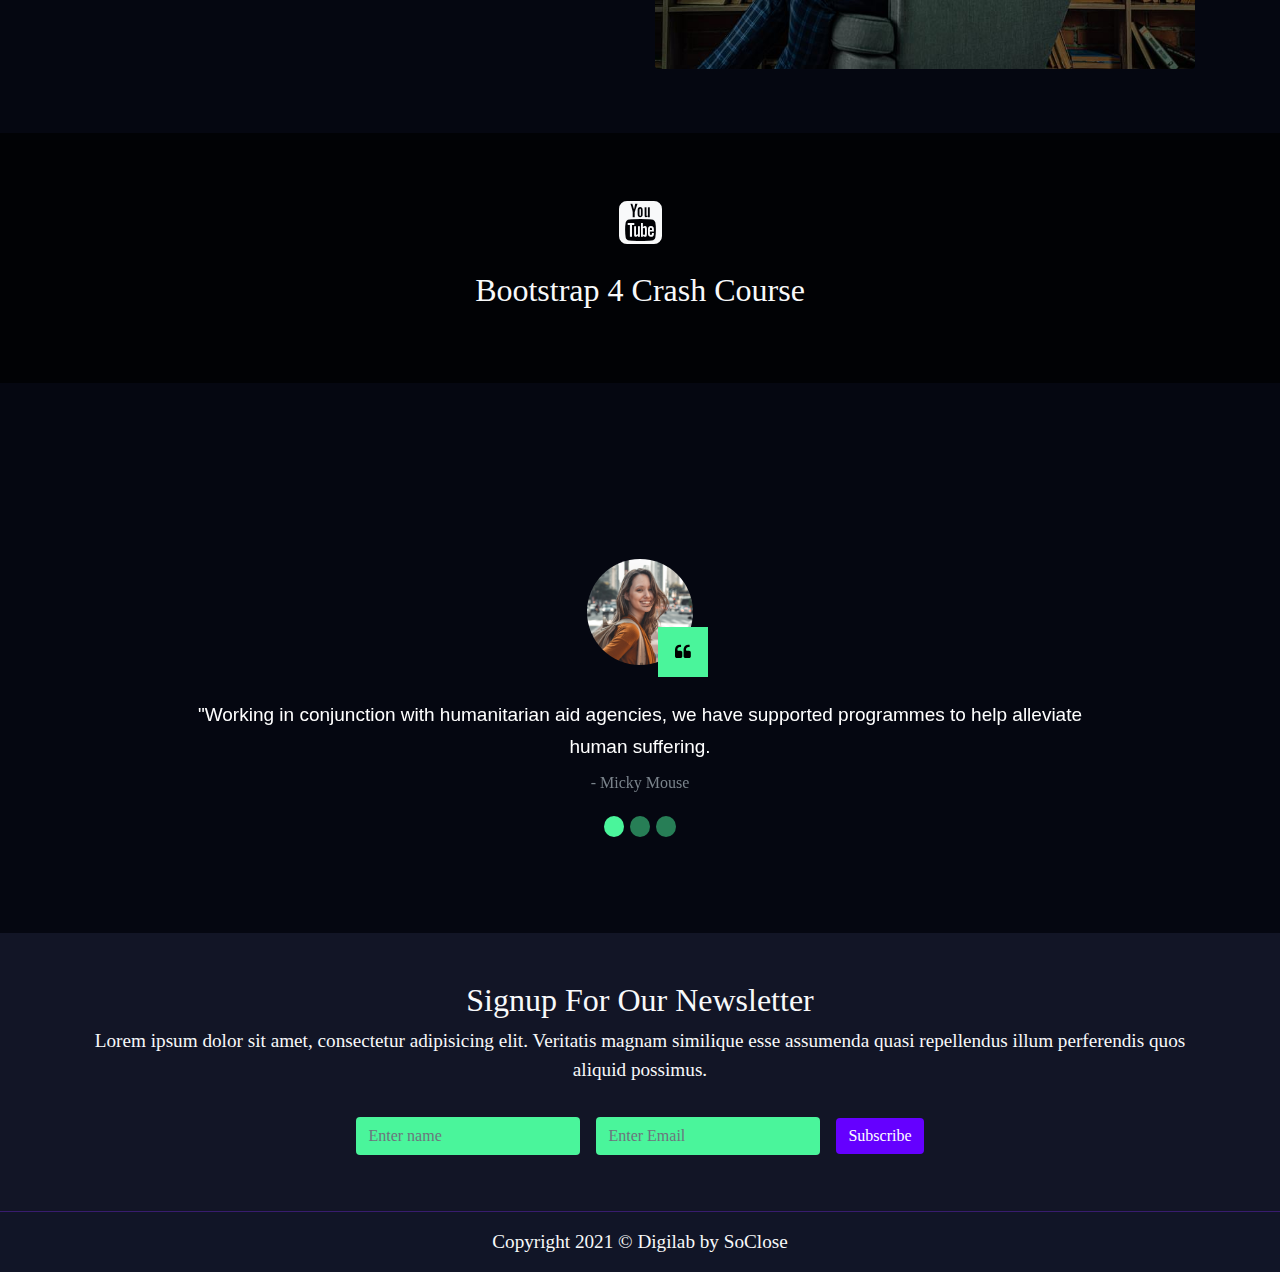
<file: home.html>
<!doctype html>
<html lang="en">

<head>
<!-- Required meta tags -->
  <meta charset="UTF-8">
  <meta name="viewport" content="width=device-width, initial-scale=1.0">
  <meta http-equiv="X-UA-Compatible" content="ie=edge">
  <link rel="stylesheet" href="css/font-awesome.min.css">
  <link rel="stylesheet" href="css/bootstrap.css">
  <!-- Bootstrap bootstrap-touch-slider Slider Main Style Sheet -->
  <link href="css/bootstrap-touch-slider.css" rel="stylesheet" media="all">
  <link href="https://cdnjs.cloudflare.com/ajax/libs/animate.css/3.5.2/animate.min.css" rel="stylesheet" media="all">

  <link rel="stylesheet" href="css/menu.css">
  <link rel="stylesheet" href="css/home.css">

  <title>Digilab by SoClose</title>
</head>

<body class="bg">
<!-- Mobile Menu Sidebar  -->
<nav class="mobile-sidebar">
    <input type="checkbox" id="check" >
    <label for="check">
        <i class="fa fa-bars" id="btn"></i>
        <i class="fa fa-times" id="cancel"></i>
    </label>
    <div class="sidebar">
        <div class="profile">
            <a href="#" class="profile-pic"> 
                <img src="img/user.png" width="40" height="40" class="rounded-circle"> 
                <span class="ml-2 text-white">User Name</span>
            </a>
        </div>
        <ul class="pl-0">
            <li><a href="home.html">Home</a></li>
            <li><a href="about.html">About Us</a></li>
            <li><a href="blog.html">Details Blog</a></li>
            <li><a href="subscription.html">Subscription Blog</a></li>
            <li><a href="contact.html">Contact</a></li>
            <li><a href="dashboard.html">Dashboard</a></li>
            <li><a href="login.html">Sign Out</a></li>
        </ul>
    </div>
</nav>


<!-- Desktop Menu Start Here -->
<nav class="navbar navbar-dark navbar-expand-md fixed-top">
    <div class="container">
        <a class="navbar-brand navboxlogo" href="#">
            <img src="img/iconlogo.svg" alt="logo" class="logo-1">
            <img src="img/Asset_1.svg" alt="logo" class="logo-2">
        </a>
    <div class="collapse navbar-collapse" id="navbarTogglerDemo01">
        <ul class="navbar-nav">
        	<li class="nav-item active"><a class="nav-link" href="home.html">Home</a></li>
            <li class="nav-item"><a class="nav-link" href="about.html">About Us</a></li>
        	<li class="nav-item"><a class="nav-link" href="blog.html">Details Blog</a></li>
        	<li class="nav-item"><a class="nav-link" href="subscription.html">Subscription Blog</a></li>
        	<li class="nav-item"><a class="nav-link" href="contact.html">Contact</a></li>
            
            <div class="profile-menu">
                <li class="nav-item dropdown">
                    <a href="#" class="nav-link text-light dropdown-toggle" id="navDropDownLink" 
                        data-toggle="dropdown" aria-haspopup="true" aria-expanded="false"> 
                      <img src="img/user.png" width="40" height="40" class="rounded-circle"> 
                      <span class="ml-2 text-white">User Name</span>
                    </a>
                    <div class="dropdown-menu" aria-labelledby="navDropDownLink">
                        <span></span>
                        <a class="dropdown-item" href="dashboard.html">Dashboard</a>
                        <div class="dropdown-divider"></div>
                        <a class="dropdown-item" href="edit-profile.html">Edit Profile</a>
                        <div class="dropdown-divider"></div>
                        <a class="dropdown-item" href="login.html">Logout</a>
                    </div>
                </li>
            </div>
        </ul>
    </div>     
</div>   
</nav>

<!-- Carousel Slider -->
<section id="showcase" class="bg-dark">
	<div id="bootstrap-touch-slider" class="carousel slide carousel-fade control-round" data-ride="carousel"  data-pause="hover" data-interval="false" >
		<!-- Indicators -->
        <ol class="carousel-indicators">
            <li data-target="#bootstrap-touch-slider" data-slide-to="0" class="active"></li>
            <li data-target="#bootstrap-touch-slider" data-slide-to="1"></li>
            <li data-target="#bootstrap-touch-slider" data-slide-to="2"></li>
        </ol>		
        <div class="carousel-inner" role="listbox">
			<div class="carousel-item item carousel-img-1 active">
				<div class="container">
					<div class="row">
						<div class="slide-text slide_style_left">
                            <h1 data-animation="animated zoomInRight">Heading One</h1>
                            <p data-animation="animated fadeInLeft">Lorem ipsum dolor sit amet, consectetur adipisicing elit. Corrupti repellat possimus doloribus velit, harum accusantium quia repellendus debitis, neque vero.</p>
                            <a href="http://bootstrapthemes.co/" target="_blank"  class="btn btn-primary" data-animation="animated fadeInRight">Read More..</a>
                        </div>
					</div>
				</div>
			</div>
            <div class="carousel-item item carousel-img-2">
                <div class="slide-text slide_style_center">
                    <div class="slide-text slide_style_center">
                        <h1 data-animation="animated flipInX">Heading Two</h1>
                        <p data-animation="animated lightSpeedIn">Lorem ipsum dolor sit amet, consectetur adipisicing elit. Corrupti repellat possimus doloribus velit, harum accusantium quia repellendus debitis, neque vero.</p>
                        <a href="http://bootstrapthemes.co/" target="_blank"  class="btn btn-primary" data-animation="animated fadeInDown">Read More..</a>
                    </div>
                </div>
            </div>
			<div class="carousel-item item carousel-img-3">             
                <div class="slide-text slide_style_right">
                    <h1 data-animation="animated zoomInLeft">Heading Three</h1>
                    <p data-animation="animated fadeInRight">Lorem ipsum dolor sit amet, consectetur adipisicing elit. Corrupti repellat possimus doloribus velit, harum accusantium quia repellendus debitis, neque vero.</p>
                    <a href="http://bootstrapthemes.co/" target="_blank" class="btn btn-primary" data-animation="animated fadeInRight">Read More..</a>
                </div>                
            </div>
		</div>
		<!-- Left Control -->
        <a class="left carousel-control" href="#bootstrap-touch-slider" role="button" data-slide="prev">
            <span class="fa fa-angle-left" aria-hidden="true"></span>
            <span class="sr-only">Previous</span>
        </a>
        <!-- Right Control -->
        <a class="right carousel-control" href="#bootstrap-touch-slider" role="button" data-slide="next">
            <span class="fa fa-angle-right" aria-hidden="true"></span>
            <span class="sr-only">Next</span>
        </a>	
    </div>
</section>

<!-- Animation Section -->
<section>
<svg viewBox="0 0 960 300">
    <symbol id="s-text">
        <text text-anchor="middle" x="50%" y="70%">DIGILAB </text>
    </symbol>

    <g class = "g-ants">
        <use xlink:href="#s-text" class="text-copy"></use>
        <use xlink:href="#s-text" class="text-copy"></use>
        <use xlink:href="#s-text" class="text-copy"></use>
        <use xlink:href="#s-text" class="text-copy"></use>
        <use xlink:href="#s-text" class="text-copy"></use>
    </g>
</svg>
</section>

<!-- Home Icon -->
  <section id="home-icon" class="py-5 text-center">
    <div class="container">
      <div class="row">
        <div class="col-md-4">
          <i class="fa fa-gear"></i>
          <h3 class="my-2">Turning Gears</h3>
          <p class="lead">Lorem ipsum dolor sit amet, consectetur adipisicing elit. Repellat, maxime.</p>
        </div>
        <div class="col-md-4">
          <i class="fa fa-cloud"></i>
          <h3 class="my-2">Sending Data</h3>
          <p class="lead">Lorem ipsum dolor sit amet, consectetur adipisicing elit. Repellat, maxime.</p>
        </div>
        <div class="col-md-4">
          <i class="fa fa-cart-plus"></i>
          <h3 class="my-2">Making Money</h3>
          <p class="lead">Lorem ipsum dolor sit amet, consectetur adipisicing elit. Repellat, maxime.</p>
        </div>
      </div>
    </div>
</section>

<!-- Home Get Started -->
  <section id="home-getstarted" class="text-center text-light">
    <div class="dark-overlay">
      <div class="container">
        <div class="row py-5">
          <div class="col">
            <h2>Are You Ready To Get Started?</h2>
            <p class="lead mt-3">Lorem ipsum dolor sit amet, consectetur adipisicing elit. Rem quaerat voluptatem laboriosam vero recusandae repellendus? Impedit iure est sit voluptatum blanditiis cum sequi laudantium quod dicta, a quaerat vel, obcaecati!</p>
          </div>
        </div>
      </div>
    </div>
  </section>

<!-- Home Info -->
  <section id="home-info">
    <div class="container">
      <div class="row py-5">
        <div class="col-md-6 align-self-center">
          <h3>Lorem Ipsum Dolor Sit</h3>
          <p class="lead my-3">Lorem ipsum dolor sit amet, consectetur adipisicing elit. Veniam, quaerat unde labore sequi facilis possimus nulla a! Aliquam, saepe illo. Lorem ipsum dolor sit amet, consectetur adipisicing elit. Optio, praesentium!</p>
          <a href="#" class="btn ">Read More...</a>
        </div>
        <div class="col-md-6">
          <img src="img/image1.jpg" class="img-fluid rounded my-3" alt="image">
        </div>
      </div>
    </div>
  </section>

<!-- Home Video -->
  <section id="home-video" class="text-center text-light">
    <div class="dark-overlay">
      <div class="container">
        <div class="row py-5 my-3">
          <div class="col">
            <div uk-lightbox>
              <a href="https://www.youtube.com" class="text-light">
                <i class="fa fa-youtube-square"></i>
              </a>
            </div>
            <h2 class="mt-4">Bootstrap 4 Crash Course</h2>
          </div>
        </div>
      </div>
    </div>
</section>

<!-- testimonial_area  -->
<section id="testimonial_area" class="text-center">
   <div id="testCarusel" class="testimonial_area carousel slide" data-ride="carousel">
        <ol class="carousel-indicators pb-5 mb-5">
            <li data-slide-to="0" data-target="#testCarusel" class="active"></li>
            <li data-slide-to="1" data-target="#testCarusel"></li>
            <li data-slide-to="2" data-target="#testCarusel"></li>
        </ol>
     <div class="carousel-inner">
       <div class="carousel-item active owl-carousel">
         <div class="single_carousel">
           <div class="container">
             <div class="carousel-caption pb-0">
               <div class="single_testmonial text-center">
                  <div class="author_thumb">
                     <img src="img/testmonial/author.png" alt="">
                  </div>
                  <p>"Working in conjunction with humanitarian aid agencies, we have supported programmes to help alleviate human suffering.</p>
                  <div class="testmonial_author">
                      <h3>- Micky Mouse</h3>
                  </div>
                </div>
             </div>
           </div>
         </div>
       </div>
       <div class="carousel-item owl-carousel">
         <div class="single_carousel">
           <div class="container">
             <div class="carousel-caption pb-0">
               <div class="single_testmonial text-center">
                  <div class="author_thumb">
                     <img src="img/testmonial/author.png" alt="">
                  </div>
                  <p>"Working in conjunction with humanitarian aid agencies, we have supported programmes to help alleviate human suffering.</p>
                  <div class="testmonial_author">
                      <h3>- Micky Mouse</h3>
                  </div>
                </div>
             </div>
           </div>
         </div>
       </div>
       <div class="carousel-item owl-carousel">
         <div class="single_carousel">
           <div class="container">
             <div class="carousel-caption pb-0">
               <div class="single_testmonial text-center">
                  <div class="author_thumb">
                     <img src="img/testmonial/author.png" alt="">
                  </div>
                  <p>"Working in conjunction with humanitarian aid agencies, we have supported programmes to help alleviate human suffering.</p>
                  <div class="testmonial_author">
                      <h3>- Micky Mouse</h3>
                  </div>
                </div>
             </div>
           </div>
         </div>
       </div>
     </div>
   </div>
</section>
<!-- /testimonial_area  -->

<!-- Newletter -->
  <section id="newsletter" class="py-5 text-center text-light">
    <div class="container">
      <div class="row">
        <div class="col">
          <h2>Signup For Our Newsletter</h2>
          <p class="lead">Lorem ipsum dolor sit amet, consectetur adipisicing elit. Veritatis magnam similique esse assumenda quasi repellendus illum perferendis quos aliquid possimus.</p>
          <form action="#" class="form-inline justify-content-center mt-4" method="POST">
            <label class="sr-only" for="name">name</label>
            <input type="text" placeholder="Enter name" class="form-control m-2">
            <label class="sr-only" for="email">Email</label>
            <input type="email" placeholder="Enter Email" class="form-control m-2">
            <input type="submit" class="btn btn-submit m-2" value="Subscribe">
          </form>
        </div>
      </div>
    </div>
  </section>

<!-- Footer -->
  <footer id="copyright" class="py-3 text-light text-center">
    <div class="container">
      <div class="row">
        <div class="col">
          <p class="lead mb-0">Copyright 2021 © Digilab by SoClose</p>
        </div>
      </div>
    </div>
  </footer>


<script src="js/jquery.min.js"></script>
<script src="js/popper.js"></script>
<script src="js/bootstrap.min.js"></script>

<!-- Bootstrap bootstrap-touch-slider Slider Main JS File -->
<script src="js/bootstrap-touch-slider.js"></script>
        
<script type="text/javascript">
    $('#bootstrap-touch-slider').bsTouchSlider();
</script>

</body>

</html>
</file>
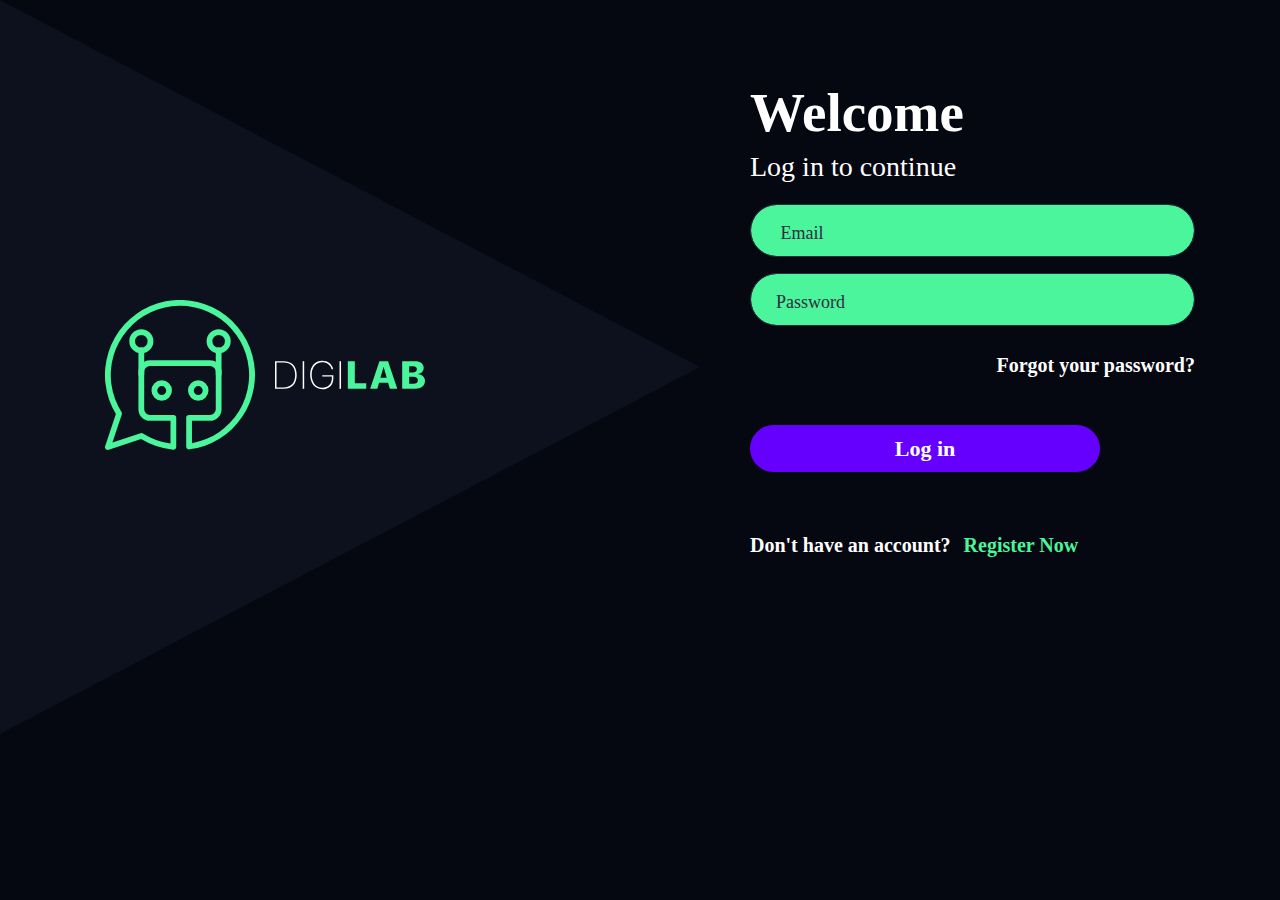
<file: login.html>
<!DOCTYPE html>
<html lang="en">
<head>
  <meta charset="UTF-8">
  <meta name="viewport" content="width=device-width, initial-scale=1.0">
  <meta http-equiv="X-UA-Compatible" content="ie=edge">
  <link rel="stylesheet" href="css/font-awesome.min.css">
  <link rel="stylesheet" href="css/bootstrap.css">
  <link rel="stylesheet" href="css/login.css">
  <link rel="stylesheet" href="css/register.css">
  <title>Digilab by SoClose</title>
</head>
<body>
  
<!-- Log in page start here -->
<section id="logIn">
  <div class="container">
     <div class="row">
    <!-- logo area start here -->
      <div class="align-self-center">
        <div class="col-lg-7 col-md-7 col-sm-12">
        <div class="logo-layout">
          <div class="d-flex flex-row">
                <img src="img/iconlogo.svg" alt="logo" class="logo">
                <img src="img/Asset_1.svg" alt="logo" class="logo">
            </div>
          </div>
        </div>
      </div>

    <!-- message area start here -->
      <div class="col-lg-5 col-md-5 col-sm-12 ml-auto">
        <div class="login-layout">
          <h3 class="mb-0">Welcome</h3>
          <p class="l-con">Log in to continue</p>
          <form>
            <div class="form-group">
              <input type="email" id="email" class="form-control form-control-lg form-control-md rounded-pill" name="Email" placeholder="   Email">
            </div>
            <div class="form-group">   
              <input type="password" id="pass" class="form-control form-control-lg form-control-md rounded-pill" name="Password" placeholder="  Password">
            </div>
            <p class="forget-pass text-right">
              <a href="#">Forgot your password?</a>
            </p>
            <button type="submit" class="btn btnconnexion rounded-pill">
              Log in
            </button>
            <div class="account pt-5">
              Don't have an account? 
                <a href="/register.html"><span class="ml-2">Register Now</span></a>
            </div>
            </form>
          </div>
        </div>
      </div>
    </div>
  </div> 
  </div>
</section>

  <script src="js/jquery.min.js"></script>
  <script src="js/popper.js"></script>
  <script src="js/bootstrap.min.js"></script>
</body>
</html>
</file>
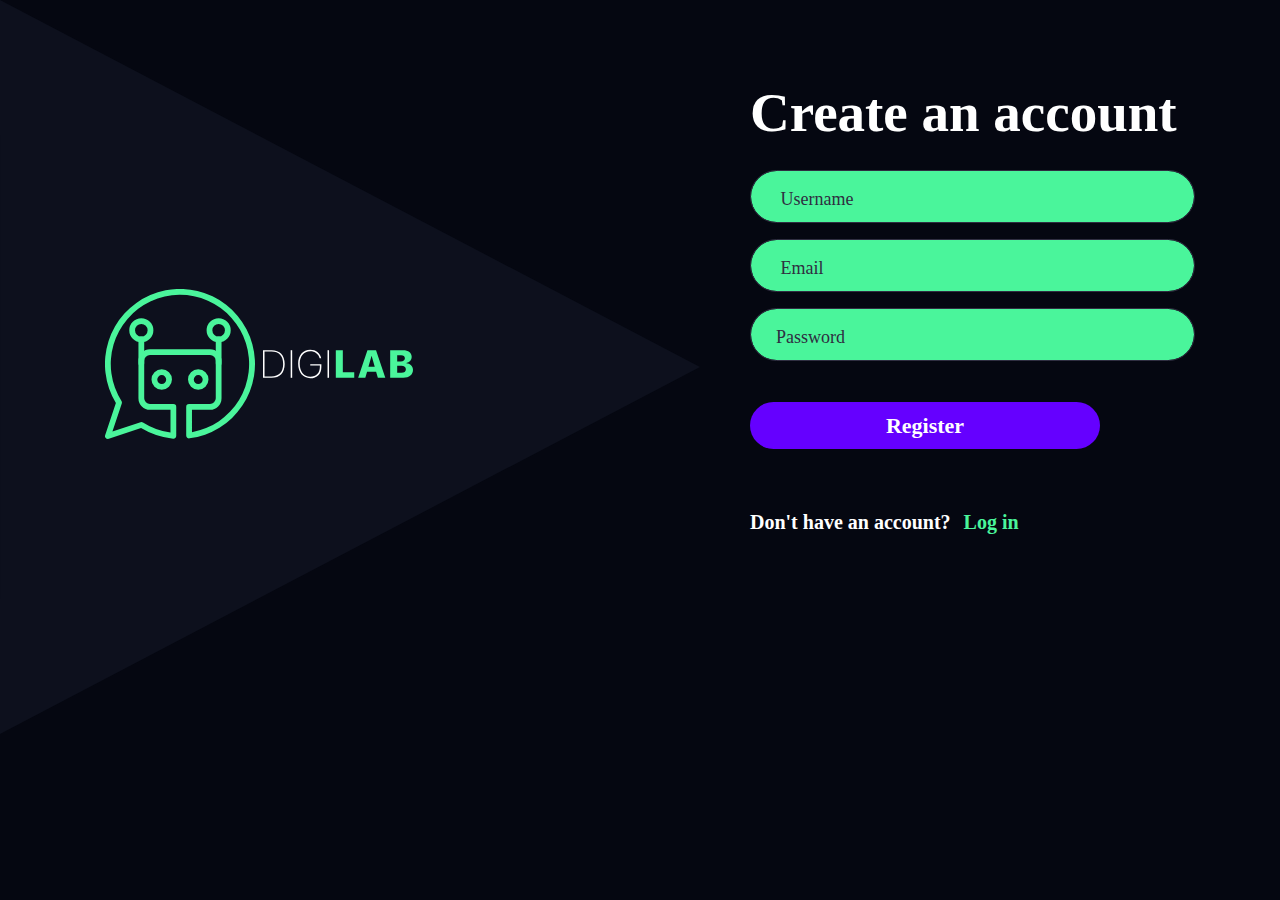
<file: register.html>
<!DOCTYPE html>
<html lang="en">
<head>
  <meta charset="UTF-8">
  <meta name="viewport" content="width=device-width, initial-scale=1.0">
  <meta http-equiv="X-UA-Compatible" content="ie=edge">
  <link rel="stylesheet" href="css/font-awesome.min.css">
  <link rel="stylesheet" href="css/bootstrap.css">
  <link rel="stylesheet" href="css/register.css">
  <title>Digilab by SoClose</title>
</head>
<body>
  
<!-- Log in page start here -->
<section id="logIn">
  <div class="container">
     <div class="row">

    <!-- logo area start here -->
      <div class="align-self-center">
        <div class="col-lg-7 col-md-7 col-sm-12">
        <div class="logo-layout">
          <div class="d-flex flex-row">
                <img src="img/iconlogo.svg" alt="logo" class="logo">
                <img src="img/Asset_1.svg" alt="logo" class="logo ml-2">
            </div>
          </div>
        </div>
      </div>

    <!-- message area start here -->
      <div class="col-lg-5 col-md-5 col-sm-12 ml-auto">
        <div class="login-layout">
          <h3 class="mb-0 pb-4">Create an account</h3>
          <form>
            <div class="form-group">
              <input type="text" id="text" class="form-control form-control-lg form-control-md rounded-pill" name="Username" placeholder="   Username">
            </div>
            <div class="form-group">
              <input type="email" id="email" class="form-control form-control-lg form-control-md rounded-pill" name="Email" placeholder="   Email">
            </div>
            <div class="form-group">   
              <input type="password" id="pass" class="form-control form-control-lg form-control-md rounded-pill" name="Password" placeholder="  Password">
            </div>
            <button type="submit" class="btn btnconnexion rounded-pill">
              Register
            </button>
            <div class="account pt-5">
              Don't have an account? 
                <a href="/login.html"><span class="ml-2">Log in</span></a>
            </div>
            </form>
          </div>
        </div>
      </div>
    </div>
  </div> 
  </div>
</section>

  <script src="js/jquery.min.js"></script>
  <script src="js/popper.js"></script>
  <script src="js/bootstrap.min.js"></script>
</body>
</html>

  <script src="js/jquery.min.js"></script>
  <script src="js/popper.js"></script>
  <script src="js/bootstrap.min.js"></script>
</body>
</html>
</file>
<file: css/menu.css>
body {
  font-family: SF Pro Display;
  background: #050711;
  padding-top: 0px; }

/* define custom css variables */
:root {
  --inner-shadow: inset 2px 2px 2px #381C6E, inset -2px -2px 2px #381C6E;
  --inner-shadow-0: inset 1px 1px 1px #4AF59B, inset -1px -1px 1px #4AF59B; }

.inner-shadow {
  box-shadow: var(--inner-shadow); }

.inner-shadow-0 {
  box-shadow: var(--inner-shadow-0); }

/*======Mobile Sidebar Menu Css======*/
.mobile-sidebar {
  margin-top: -25px; }
  .mobile-sidebar a {
    text-decoration: none; }
  .mobile-sidebar #check {
    display: none; }
  .mobile-sidebar label #btn, .mobile-sidebar label #cancel {
    position: absolute;
    cursor: pointer; }
  .mobile-sidebar label #btn {
    left: 30px;
    top: 25px;
    font-size: 20px;
    color: white;
    z-index: 1111; }
  .mobile-sidebar label #cancel {
    left: -265px;
    top: 25px;
    font-size: 20px;
    color: white;
    z-index: 11111;
    transition: all .5s ease; }
  .mobile-sidebar #check:checked ~ .sidebar {
    left: 0; }
  .mobile-sidebar #check:checked ~ label #btn {
    left: 300px;
    opacity: 0;
    pointer-events: none; }
  .mobile-sidebar #check:checked ~ label #cancel {
    left: 265px; }
  .mobile-sidebar .sidebar {
    position: fixed;
    left: -300px;
    width: 300px;
    height: 100%;
    background: #111527;
    top: 0;
    z-index: 9999;
    transition: all .5s ease; }
    .mobile-sidebar .sidebar .profile {
      line-height: 65px;
      background: #050711;
      padding-left: 40px; }
    .mobile-sidebar .sidebar ul a {
      display: block;
      height: 100%;
      width: 100%;
      line-height: 65px;
      font-size: 18px;
      color: white;
      padding-left: 40px;
      box-sizing: border-box;
      text-decoration: none; }
    .mobile-sidebar .sidebar ul li {
      list-style: none;
      border-top: 1px solid #381C6E; }

/*======Desktop Navbar Css======*/
.navbar {
  background-color: #111527; }
  .navbar .navbar-brand .logo-1 {
    width: 40px; }
  .navbar .navbar-brand .logo-2 {
    width: 90px; }
  .navbar .navbar-nav {
    margin-left: 65px; }
    .navbar .navbar-nav .nav-item {
      padding: 0px 15px; }
    .navbar .navbar-nav .nav-link {
      color: #fff;
      text-transform: uppercase;
      font-size: 15px; }
    .navbar .navbar-nav .nav-link:hover, .navbar .navbar-nav .nav-link:focus {
      color: #4AF59B; }
    .navbar .navbar-nav .nav-item:hover, .navbar .navbar-nav .nav-item:focus {
      border-bottom: 2px solid #6500FF;
      margin-bottom: -14px; }
  .navbar .profile-menu {
    position: absolute;
    right: 80px;
    top: 5px; }
    .navbar .profile-menu .nav-item:hover, .navbar .profile-menu .nav-item:focus {
      border-bottom: 0px;
      margin-bottom: 0px; }
  .navbar .dropdown-menu {
    left: 20px; }
  .navbar .dropdown-menu span {
    position: absolute;
    content: '';
    height: 20px;
    width: 20px;
    background: #fff;
    z-index: -1;
    transform: rotate(45deg);
    top: -8px;
    left: 13px; }

#page-header {
  background: url("../img/image2.jpeg");
  background-size: cover;
  height: 200px;
  padding-top: 50px;
  background-attachment: fixed; }

.dropdown-item:hover, .dropdown-item:focus {
  color: #4AF59B; }

@media (max-width: 991px) {
  .navbar-nav {
    display: none; } }

@media (min-width: 360px) {
  .navbar .navbar-brand {
    margin-left: 110px; }
    .navbar .navbar-brand .logo-1 {
      width: 40px; }
    .navbar .navbar-brand .logo-2 {
      width: 80px; } }

@media (min-width: 375px) {
  .navbar .navbar-brand {
    margin-left: 110px; }
    .navbar .navbar-brand .logo-1 {
      width: 40px; }
    .navbar .navbar-brand .logo-2 {
      width: 80px; } }

@media (min-width: 576px) {
  .navbar .navbar-brand {
    margin-left: 220px; }
    .navbar .navbar-brand .logo-1 {
      width: 40px; }
    .navbar .navbar-brand .logo-2 {
      width: 80px; } }

@media (min-width: 768px) {
  .navbar .navbar-brand {
    margin-left: 270px; }
    .navbar .navbar-brand .logo-1 {
      width: 40px; }
    .navbar .navbar-brand .logo-2 {
      width: 90px; } }

@media (min-width: 992px) {
  .navbar .navbar-nav {
    margin-left: 25px; }
  .navbar .navbar-brand {
    margin-left: 0px; }
    .navbar .navbar-brand .logo-1 {
      width: 40px; }
    .navbar .navbar-brand .logo-2 {
      width: 90px; }
  .navbar .profile-menu {
    position: absolute;
    right: 60px;
    top: 5px; }
  .mobile-sidebar {
    display: none; } }

@media (min-width: 1200px) {
  .navbar .navbar-nav {
    margin-left: 65px; }
  .navbar .navbar-brand {
    margin-left: 0px; }
    .navbar .navbar-brand .logo-1 {
      width: 40px; }
    .navbar .navbar-brand .logo-2 {
      width: 90px; }
  .navbar .profile-menu {
    position: absolute;
    right: 80px;
    top: 5px; }
  .mobile-sidebar {
    display: none; } }
</file>
<file: css/bot_all_pages.css>
h2 {
  text-transform: uppercase;
  font-weight: bold;
  font-size: 30px;
  text-align: left;
  color: #fff; }

.navbar {
  border-bottom: 1px solid #381C6E; }

.header-top .card {
  background-color: #050711;
  color: white;
  height: 80vh;
  border-radius: 10px;
  border: 1px solid #381C6E; }

.header-top .card-header {
  padding: 0px; }

.header-top .card-body input {
  background-color: #1a1d2e;
  border: 1px solid #2F2E41;
  border-radius: 8px; }

.header-top .card-body .fa-file-o{
  color: #4AF59B; }

.header-top .card-footer {
  background-color: #1a1d2e;
  padding: 18px; }
  .header-top .card-footer .fa {
    font-size: 25px;
    padding: 0px 20px; }
  .header-top .card-footer .fa-circle {
    color: #c40a67; }
  .header-top .card-footer .fa-play {
    color: #53faa7;
    cursor: pointer; }

.header-top .form-control {
  color: #fff; }

.header-top .all-step li {
  list-style: none;
  color: #4AF59B;
  text-transform: uppercase;
  line-height: 50px; }

.header-top .button__box h3 {
  font-size: 1.25rem; }

.header-top .button__box span {
  font-size: 0.875rem;
  color: #999999; }

.header-top .button__box .sc-1 {
  margin-bottom: 25px; }
  .header-top .button__box .sc-1 .steps {
    padding: 14px 64px;
    text-align: center; }
  .header-top .button__box .sc-1 .log-console {
    padding: 14px 27px;
    text-align: center; }
  .header-top .button__box .sc-1 span {
    border: 1px solid #381C6E;
    border-radius: 8px;
    margin: 0px 15px 5px 0px;
    transition: all 0.2s ease-out 0s;
    font-size: 14px;
    text-transform: uppercase;
    color: #fff;
    font-weight: bold; }
  .header-top .button__box .sc-1 a {
    text-decoration: none;
    color: #999999; }
  .header-top .button__box .sc-1 .inspan:checked + span {
    border-color: #4AF59B;
    color: black;
    background: #4AF59B none repeat scroll 0% 0%; }

#icon-boxes-bot input {
  background: #1a1d2e;
  border: 1px solid #2F2E41;
  border-radius: 8px;
  color: white; }

#icon-boxes-bot .fa {
  font-size: 50px;
  color: #4AF59B; }

#icon-boxes-bot .fa:hover {
  color: #6500FF !important; }

#icon-boxes-bot .card {
  background-color: #111527; }

::placeholder {
  /* Chrome, Firefox, Opera, Safari 10.1+ */
  color: #fff;
  font-size: 18px;
  opacity: 1;
  /* Firefox */ }

:-ms-input-placeholder {
  /* Internet Explorer 10-11 */
  color: #fff;
  font-size: 18px; }

::-ms-input-placeholder {
  /* Microsoft Edge */
  color: #fff;
  font-size: 18px; }

@media (min-width: 375px) {
  .header-top .button__box .sc-1 {
    margin-bottom: 25px; }
    .header-top .button__box .sc-1 .steps {
      padding: 14px 149px; }
    .header-top .button__box .sc-1 .log-console {
      padding: 14px 105px;
      margin-left: 14px; } }

@media (min-width: 576px) {
  .header-top .button__box .sc-1 {
    margin-bottom: 25px; }
    .header-top .button__box .sc-1 .steps {
      padding: 14px 232px; }
    .header-top .button__box .sc-1 .log-console {
      padding: 14px 188px;
      margin-left: 14px; } }

@media (min-width: 768px) {
  .header-top .button__box .sc-1 {
    margin-bottom: 25px; }
    .header-top .button__box .sc-1 .steps {
      padding: 14px 82px; }
    .header-top .button__box .sc-1 .log-console {
      padding: 14px 38px;
      margin-left: 14px; } }

@media (min-width: 992px) {
  .header-top .button__box .sc-1 {
    margin-bottom: 25px; }
    .header-top .button__box .sc-1 .steps {
      padding: 14px 49px; }
    .header-top .button__box .sc-1 .log-console {
      padding: 14px 12px;
      margin-left: 0px; } }

@media (min-width: 1200px) {
  .header-top .button__box .sc-1 {
    margin-bottom: 25px; }
    .header-top .button__box .sc-1 .steps {
      padding: 14px 64px; }
    .header-top .button__box .sc-1 .log-console {
      padding: 14px 27px;
      margin-left: 0px; } }
</file>
<file: css/home.css>
body {
  font-family: SF Pro Display;
  background: #050711;
  line-height: none;
  padding-top: 75px; }

svg {
  display: block;
  font: 10.5em 'Montserrat';
  width: 400px;
  height: 200px;
  margin: 0 auto; }

.text-copy {
  fill: none;
  stroke: white;
  stroke-dasharray: 6% 29%;
  stroke-width: 5px;
  stroke-dashoffset: 0%;
  animation: stroke-offset 5.5s infinite linear; }

.text-copy:nth-child(1) {
  stroke: #FFFFFF;
  animation-delay: -1; }

.text-copy:nth-child(2) {
  stroke: #6500FF;
  animation-delay: -2s; }

.text-copy:nth-child(3) {
  stroke: #4AF59B;
  animation-delay: -3s; }

.text-copy:nth-child(4) {
  stroke: #121526;
  animation-delay: -4s; }

.text-copy:nth-child(5) {
  stroke: #17a2b8;
  animation-delay: -5s; }

@keyframes stroke-offset {
  100% {
    stroke-dashoffset: -35%; } }

/*=========slider top=========*/
.carousel-item {
  height: 400px; }

.carousel-img-1 {
  background: url("../img/slide1.jpg");
  background-size: cover; }

.carousel-img-2 {
  background: url("../img/slide2.jpg");
  background-size: cover; }

.carousel-img-3 {
  background: url("../img/slide3.jpg");
  background-size: cover; }

#home-icon {
  color: white;
  background-color: #121526; }
  #home-icon .fa {
    font-size: 50px;
    color: #4AF59B; }
  #home-icon .fa-gear {
    animation: spin 10s linear infinite; }
  #home-icon .fa-cloud {
    animation: topBounce 3s ease-in-out infinite; }
  #home-icon .fa-cart-plus {
    animation: leftBounce 3s ease-in-out infinite; }

@keyframes spin {
  0% {
    transform: rotate(0deg); }
  100% {
    transform: rotate(360deg); } }

@keyframes topBounce {
  0%, 100% {
    transform: translateY(0); }
  50% {
    transform: translateY(12px); } }

@keyframes leftBounce {
  0%, 100% {
    transform: translateX(0); }
  50% {
    transform: translateX(25px); } }

#home-getstarted {
  position: relative;
  background: url("../img/bg1.jpeg");
  background-size: cover;
  background-repeat: no-repeat;
  background-attachment: fixed;
  min-height: 250px; }
  #home-getstarted .dark-overlay {
    background: rgba(0, 0, 0, 0.7);
    position: absolute;
    top: 0;
    left: 0;
    width: 100%;
    height: 100%; }

#home-info {
  color: white; }
  #home-info .btn {
    background-color: #6500FF !important;
    color: white; }

#home-video {
  position: relative;
  background: url("../img/people.jpeg");
  background-size: cover;
  background-repeat: no-repeat;
  background-attachment: fixed;
  min-height: 250px; }
  #home-video .fa {
    font-size: 50px; }
  #home-video .dark-overlay {
    background: rgba(0, 0, 0, 0.7);
    position: absolute;
    top: 0;
    left: 0;
    width: 100%;
    height: 100%; }

#gallery img {
  min-height: 250px; }

.testimonial_area {
  background-size: cover;
  background-position: center center;
  background-repeat: no-repeat;
  position: relative;
  padding: 0px 0 100px 0;
  background: #050711; }
  .testimonial_area .carousel-indicators li {
    width: 20px;
    height: 1px;
    background: #4AF59B;
    border-radius: 50%;
    padding: 0px; }
  .testimonial_area .single_testmonial {
    margin-bottom: 20px; }
    .testimonial_area .single_testmonial p {
      color: white;
      font-weight: 500;
      font-size: 19px;
      line-height: 32px;
      margin: 34px 0 10px 0;
      font-family: "Rubik", sans-serif; }
    .testimonial_area .single_testmonial .author_thumb {
      width: 106px;
      height: 106px;
      margin: auto;
      margin: auto auto 15px auto;
      position: relative; }
      .testimonial_area .single_testmonial .author_thumb::before {
        position: absolute;
        right: -15px;
        bottom: -12px;
        width: 50px;
        height: 50px;
        content: "\f10d";
        font-family: FontAwesome;
        text-align: center;
        line-height: 50px;
        background: #4AF59B;
        color: #000;
        font-size: 17px; }
    .testimonial_area .single_testmonial .testmonial_author h3 {
      color: #7A838B;
      font-size: 16px;
      font-weight: 400;
      padding: 0;
      margin: 0; }

#newsletter {
  background-color: #121526; }
  #newsletter input {
    background-color: #4AF59B;
    border: #6500FF !important; }
  #newsletter .btn-submit {
    background: #6500FF !important;
    border: 1px solid #4AF59B;
    color: white; }

footer {
  background-color: #111527;
  border-top: 1px solid #381C6E; }

@media (max-width: 991px) {
  body {
    padding-top: 51px; }
  .navbar-nav {
    display: none; }
  .carousel h1 {
    font-size: 3.5rem; } }

@media (max-width: 767px) {
  body {
    padding-top: 41px; }
  .carousel h1 {
    font-size: 2.5rem; } }

.btndashboard {
  background-color: #6500FF !important; }

@media (min-width: 375px) {
  .carousel-item {
    height: 450px; }
  .lead {
    font-size: 1.2rem;
    font-weight: 300; }
  #home-getstarted {
    min-height: 350px; } }

@media (min-width: 576px) {
  #home-getstarted {
    min-height: 250px; } }

@media (min-width: 768px) {
  #home-getstarted {
    min-height: 250px; } }

@media (min-width: 992px) {
  .mobile-sidebar {
    display: none; }
  #home-getstarted {
    min-height: 250px; } }
</file>
<file: css/login.css>
body {
  font-family: SF Pro Display;
  background: #050711;
  line-height: none; }

@media (min-width: 375px) {
  #logIn {
    background: url("../img/Polygon-1.svg") no-repeat;
    background: cover;
    background-size: 500px; }
    #logIn .logo {
      margin-top: 50px;
      margin-left: 50px;
      width: 100px;
      height: 100px; }
    #logIn .icon-text {
      font-size: 22px;
      margin-top: 60px;
      color: #FFFFFF;
      font-weight: none; }
    #logIn b {
      color: #4AF59B; }
    #logIn .login-layout {
      margin-top: 50px; }
      #logIn .login-layout h3 {
        font-size: 30px;
        color: #FFFFFF;
        letter-spacing: 0px;
        font-weight: bold; }
      #logIn .login-layout p {
        font-size: 18px;
        color: #FFFFFF;
        letter-spacing: 0px; }
      #logIn .login-layout .forget-pass a {
        font-size: 15px;
        color: #FFFFFF;
        text-decoration: none;
        font-weight: bold; }
      #logIn .login-layout .form-control {
        border: 1px solid #2F2E41;
        background-color: #4AF59B;
        height: 40px;
        padding-bottom: 5px; }
      #logIn .login-layout .btnconnexion {
        background-color: #6500FF !important;
        color: white !important;
        width: 300px;
        font-size: 17px;
        opacity: 1;
        font-weight: bold; }
      #logIn .login-layout .account a {
        font-size: 18px;
        color: #4AF59B;
        text-decoration: none;
        font-weight: bold; }
      #logIn .login-layout .account {
        font-size: 18px;
        color: #FFFFFF;
        font-weight: bold; }
    #logIn ::placeholder {
      /* Chrome, Firefox, Opera, Safari 10.1+ */
      color: #2F2E41;
      font-size: 18px;
      opacity: 1;
      /* Firefox */ }
    #logIn :-ms-input-placeholder {
      /* Internet Explorer 10-11 */
      color: #2F2E41;
      font-size: 18px; }
    #logIn ::-ms-input-placeholder {
      /* Microsoft Edge */
      color: #2F2E41;
      font-size: 18px; } }

/* Small devices (landscape phones, 576px and up) */
@media (min-width: 576px) {
  #logIn {
    background: url("../img/Polygon-1.svg") no-repeat;
    background: cover;
    background-size: 500px; }
    #logIn .logo {
      margin-top: 50px;
      margin-left: 150px;
      width: 100px;
      height: 100px; }
    #logIn .icon-text {
      font-size: 22px;
      margin-top: 60px;
      color: #FFFFFF;
      font-weight: none; }
    #logIn b {
      color: #4AF59B; }
    #logIn .login-layout {
      margin-top: 50px; }
      #logIn .login-layout h3 {
        font-size: 30px;
        color: #FFFFFF;
        letter-spacing: 0px;
        font-weight: bold; }
      #logIn .login-layout p {
        font-size: 18px;
        color: #FFFFFF;
        letter-spacing: 0px; }
      #logIn .login-layout .forget-pass a {
        font-size: 15px;
        color: #FFFFFF;
        text-decoration: none;
        font-weight: bold; }
      #logIn .login-layout .form-control {
        border: 1px solid #2F2E41;
        background-color: #4AF59B;
        height: 40px;
        padding-bottom: 5px; }
      #logIn .login-layout .btnconnexion {
        background-color: #6500FF !important;
        color: white !important;
        width: 300px;
        font-size: 17px;
        opacity: 1;
        font-weight: bold; }
      #logIn .login-layout .account a {
        font-size: 18px;
        color: #4AF59B;
        text-decoration: none;
        font-weight: bold; }
      #logIn .login-layout .account {
        font-size: 18px;
        color: #FFFFFF;
        font-weight: bold; }
    #logIn ::placeholder {
      /* Chrome, Firefox, Opera, Safari 10.1+ */
      color: #2F2E41;
      font-size: 18px;
      opacity: 1;
      /* Firefox */ }
    #logIn :-ms-input-placeholder {
      /* Internet Explorer 10-11 */
      color: #2F2E41;
      font-size: 18px; }
    #logIn ::-ms-input-placeholder {
      /* Microsoft Edge */
      color: #2F2E41;
      font-size: 18px; } }

/* Medium devices (tablets, 768px and up) */
@media (min-width: 768px) {
  #logIn {
    background: url("../img/Polygon-1.svg") no-repeat;
    background: cover;
    background-size: 420px;
    padding-bottom: 50px; }
    #logIn .logo {
      margin-top: 35px;
      margin-left: 0px;
      width: 110px;
      height: 110px; }
    #logIn .icon-text {
      font-size: 25px;
      margin-top: 40px;
      color: #FFFFFF;
      font-weight: none; }
    #logIn b {
      color: #4AF59B; }
    #logIn .login-layout {
      margin-top: 70px; }
      #logIn .login-layout h3 {
        font-size: 25px;
        color: #FFFFFF;
        letter-spacing: 0px;
        font-weight: bold; }
      #logIn .login-layout p {
        font-size: 18px;
        color: #FFFFFF;
        letter-spacing: 0px; }
      #logIn .login-layout .forget-pass a {
        font-size: 15px;
        color: #FFFFFF;
        text-decoration: none;
        font-weight: bold; }
      #logIn .login-layout .form-control {
        border: 1px solid #2F2E41;
        background-color: #4AF59B;
        height: 40px; }
      #logIn .login-layout .btnconnexion {
        background-color: #6500FF !important;
        color: white !important;
        width: 200px;
        font-size: 15px;
        opacity: 1;
        font-weight: bold; }
      #logIn .login-layout .account a {
        font-size: 15px;
        color: #4AF59B;
        text-decoration: none;
        font-weight: bold; }
      #logIn .login-layout .account {
        font-size: 15px;
        color: #FFFFFF;
        font-weight: bold; }
    #logIn ::placeholder {
      /* Chrome, Firefox, Opera, Safari 10.1+ */
      color: #2F2E41;
      opacity: 1;
      /* Firefox */ }
    #logIn :-ms-input-placeholder {
      /* Internet Explorer 10-11 */
      color: #2F2E41; }
    #logIn ::-ms-input-placeholder {
      /* Microsoft Edge */
      color: #2F2E41; } }

/* Large devices (desktops, 992px and up) */
@media (min-width: 992px) {
  #logIn {
    background: url("../img/Polygon-1.svg") no-repeat;
    background: cover;
    background-size: 540px;
    padding-bottom: 90px;
    margin-top: 0px; }
    #logIn .logo {
      margin-top: 50px;
      margin-left: 20px;
      width: 150px;
      height: 150px; }
    #logIn .icon-text {
      font-size: 30px;
      margin-top: 60px;
      color: #FFFFFF;
      font-weight: none; }
    #logIn b {
      color: #4AF59B; }
    #logIn .login-layout {
      margin-top: 100px; }
      #logIn .login-layout h3 {
        font-size: 45px;
        color: #FFFFFF;
        letter-spacing: 0px;
        font-weight: bold; }
      #logIn .login-layout p {
        font-size: 26px;
        color: #FFFFFF;
        letter-spacing: 0px; }
      #logIn .login-layout .forget-pass a {
        font-size: 20px;
        color: #FFFFFF;
        text-decoration: none;
        font-weight: bold; }
      #logIn .login-layout .form-control {
        border: 1px solid #2F2E41;
        background-color: #4AF59B; }
      #logIn .login-layout .btnconnexion {
        background-color: #6500FF !important;
        color: white !important;
        width: 250px;
        font-size: 20px;
        opacity: 1;
        font-weight: bold; }
      #logIn .login-layout .account a {
        font-size: 18px;
        color: #4AF59B;
        text-decoration: none;
        font-weight: bold; }
      #logIn .login-layout .account {
        font-size: 18px;
        color: #FFFFFF;
        font-weight: bold; }
    #logIn ::placeholder {
      /* Chrome, Firefox, Opera, Safari 10.1+ */
      color: #2F2E41;
      opacity: 1;
      /* Firefox */ }
    #logIn :-ms-input-placeholder {
      /* Internet Explorer 10-11 */
      color: #2F2E41; }
    #logIn ::-ms-input-placeholder {
      /* Microsoft Edge */
      color: #2F2E41; } }

/* Extra large devices (large desktops, 1200px and up) */
@media (min-width: 1200px) {
  #logIn {
    background: url("../img/Polygon-1.svg") no-repeat;
    background: cover;
    background-size: 700px;
    padding-bottom: 220px;
    margin-top: 0px; }
    #logIn .logo {
      margin-top: 190px; }
    #logIn .icon-text {
      font-size: 50px;
      margin-top: 200px;
      color: #FFFFFF;
      font-weight: none; }
    #logIn b {
      color: #4AF59B; }
    #logIn .login-layout {
      margin-top: 80px; }
      #logIn .login-layout h3 {
        font-size: 55px;
        color: #FFFFFF;
        letter-spacing: 0px;
        font-weight: bold; }
      #logIn .login-layout p {
        font-size: 28px;
        color: #FFFFFF;
        letter-spacing: 0px; }
      #logIn .login-layout .forget-pass a {
        font-size: 20px;
        color: #FFFFFF;
        text-decoration: none;
        font-weight: bold; }
      #logIn .login-layout .form-control {
        border: 1px solid #2F2E41;
        background-color: #4AF59B;
        height: 53px; }
      #logIn .login-layout .btnconnexion {
        background-color: #6500FF !important;
        color: white !important;
        width: 350px;
        font-size: 22px;
        opacity: 1;
        margin-bottom: 10px;
        margin-top: 25px;
        font-weight: bold; }
      #logIn .login-layout .account a {
        font-size: 20px;
        color: #4AF59B;
        text-decoration: none;
        font-weight: bold; }
      #logIn .login-layout .account {
        font-size: 20px;
        color: #FFFFFF;
        font-weight: bold; }
    #logIn ::placeholder {
      /* Chrome, Firefox, Opera, Safari 10.1+ */
      color: #2F2E41;
      opacity: 1;
      /* Firefox */ }
    #logIn :-ms-input-placeholder {
      /* Internet Explorer 10-11 */
      color: #2F2E41; }
    #logIn ::-ms-input-placeholder {
      /* Microsoft Edge */
      color: #2F2E41; } }
</file>
<file: css/register.css>
body {
  font-family: SF Pro Display;
  background: #050711;
  line-height: none; }

@media (min-width: 375px) {
  #logIn {
    background: url("../img/Polygon-1.svg") no-repeat;
    background: cover;
    background-size: 500px; }
    #logIn .logo {
      margin-top: 50px;
      margin-left: 50px;
      width: 100px;
      height: 100px; }
    #logIn .icon-text {
      font-size: 22px;
      margin-top: 60px;
      color: #FFFFFF;
      font-weight: none; }
    #logIn b {
      color: #4AF59B; }
    #logIn .login-layout {
      margin-top: 50px; }
      #logIn .login-layout h3 {
        font-size: 30px;
        color: #FFFFFF;
        letter-spacing: 0px;
        font-weight: bold; }
      #logIn .login-layout p {
        font-size: 18px;
        color: #FFFFFF;
        letter-spacing: 0px; }
      #logIn .login-layout .forget-pass a {
        font-size: 15px;
        color: #FFFFFF;
        text-decoration: none;
        font-weight: bold; }
      #logIn .login-layout .form-control {
        border: 1px solid #2F2E41;
        background-color: #4AF59B;
        height: 40px;
        padding-bottom: 5px; }
      #logIn .login-layout .btnconnexion {
        background-color: #6500FF !important;
        color: white !important;
        width: 100%;
        font-size: 17px;
        opacity: 1;
        font-weight: bold; }
      #logIn .login-layout .account a {
        font-size: 18px;
        color: #4AF59B;
        text-decoration: none;
        font-weight: bold; }
      #logIn .login-layout .account {
        font-size: 18px;
        color: #FFFFFF;
        font-weight: bold; }
    #logIn ::placeholder {
      /* Chrome, Firefox, Opera, Safari 10.1+ */
      color: #2F2E41;
      font-size: 18px;
      opacity: 1;
      /* Firefox */ }
    #logIn :-ms-input-placeholder {
      /* Internet Explorer 10-11 */
      color: #2F2E41;
      font-size: 18px; }
    #logIn ::-ms-input-placeholder {
      /* Microsoft Edge */
      color: #2F2E41;
      font-size: 18px; } }

/* Small devices (landscape phones, 576px and up) */
@media (min-width: 576px) {
  #logIn {
    background: url("../img/Polygon-1.svg") no-repeat;
    background: cover;
    background-size: 500px; }
    #logIn .logo {
      margin-top: 50px;
      margin-left: 100px;
      width: 100px;
      height: 100px; }
    #logIn .icon-text {
      font-size: 22px;
      margin-top: 60px;
      color: #FFFFFF;
      font-weight: none; }
    #logIn b {
      color: #4AF59B; }
    #logIn .login-layout {
      margin-top: 50px; }
      #logIn .login-layout h3 {
        font-size: 30px;
        color: #FFFFFF;
        letter-spacing: 0px;
        font-weight: bold; }
      #logIn .login-layout p {
        font-size: 18px;
        color: #FFFFFF;
        letter-spacing: 0px; }
      #logIn .login-layout .forget-pass a {
        font-size: 15px;
        color: #FFFFFF;
        text-decoration: none;
        font-weight: bold; }
      #logIn .login-layout .form-control {
        border: 1px solid #2F2E41;
        background-color: #4AF59B;
        height: 40px;
        padding-bottom: 5px; }
      #logIn .login-layout .btnconnexion {
        background-color: #6500FF !important;
        color: white !important;
        width: 300px;
        font-size: 17px;
        opacity: 1;
        font-weight: bold; }
      #logIn .login-layout .account a {
        font-size: 18px;
        color: #4AF59B;
        text-decoration: none;
        font-weight: bold; }
      #logIn .login-layout .account {
        font-size: 18px;
        color: #FFFFFF;
        font-weight: bold; }
    #logIn ::placeholder {
      /* Chrome, Firefox, Opera, Safari 10.1+ */
      color: #2F2E41;
      font-size: 18px;
      opacity: 1;
      /* Firefox */ }
    #logIn :-ms-input-placeholder {
      /* Internet Explorer 10-11 */
      color: #2F2E41;
      font-size: 18px; }
    #logIn ::-ms-input-placeholder {
      /* Microsoft Edge */
      color: #2F2E41;
      font-size: 18px; } }

/* Medium devices (tablets, 768px and up) */
@media (min-width: 768px) {
  #logIn {
    background: url("../img/Polygon-1.svg") no-repeat;
    background: cover;
    background-size: 420px;
    padding-bottom: 50px; }
    #logIn .logo {
      margin-top: 35px;
      margin-left: 10px;
      width: 110px;
      height: 110px; }
    #logIn .icon-text {
      font-size: 25px;
      margin-top: 40px;
      color: #FFFFFF;
      font-weight: none; }
    #logIn b {
      color: #4AF59B; }
    #logIn .login-layout {
      margin-top: 70px; }
      #logIn .login-layout h3 {
        font-size: 25px;
        color: #FFFFFF;
        letter-spacing: 0px;
        font-weight: bold; }
      #logIn .login-layout p {
        font-size: 18px;
        color: #FFFFFF;
        letter-spacing: 0px; }
      #logIn .login-layout .forget-pass a {
        font-size: 15px;
        color: #FFFFFF;
        text-decoration: none;
        font-weight: bold; }
      #logIn .login-layout .form-control {
        border: 1px solid #2F2E41;
        background-color: #4AF59B;
        height: 40px; }
      #logIn .login-layout .btnconnexion {
        background-color: #6500FF !important;
        color: white !important;
        width: 200px;
        font-size: 15px;
        opacity: 1;
        font-weight: bold; }
      #logIn .login-layout .account a {
        font-size: 15px;
        color: #4AF59B;
        text-decoration: none;
        font-weight: bold; }
      #logIn .login-layout .account {
        font-size: 15px;
        color: #FFFFFF;
        font-weight: bold; }
    #logIn ::placeholder {
      /* Chrome, Firefox, Opera, Safari 10.1+ */
      color: #2F2E41;
      opacity: 1;
      /* Firefox */ }
    #logIn :-ms-input-placeholder {
      /* Internet Explorer 10-11 */
      color: #2F2E41; }
    #logIn ::-ms-input-placeholder {
      /* Microsoft Edge */
      color: #2F2E41; } }

/* Large devices (desktops, 992px and up) */
@media (min-width: 992px) {
  #logIn {
    background: url("../img/Polygon-1.svg") no-repeat;
    background: cover;
    background-size: 540px;
    padding-bottom: 90px;
    margin-top: 0px; }
    #logIn .logo {
      margin-top: 100px;
      margin-left: 20px;
      width: 150px;
      height: 150px; }
    #logIn .icon-text {
      font-size: 30px;
      margin-top: 60px;
      color: #FFFFFF;
      font-weight: none; }
    #logIn b {
      color: #4AF59B; }
    #logIn .login-layout {
      margin-top: 100px; }
      #logIn .login-layout h3 {
        font-size: 45px;
        color: #FFFFFF;
        letter-spacing: 0px;
        font-weight: bold; }
      #logIn .login-layout p {
        font-size: 26px;
        color: #FFFFFF;
        letter-spacing: 0px; }
      #logIn .login-layout .forget-pass a {
        font-size: 20px;
        color: #FFFFFF;
        text-decoration: none;
        font-weight: bold; }
      #logIn .login-layout .form-control {
        border: 1px solid #2F2E41;
        background-color: #4AF59B; }
      #logIn .login-layout .btnconnexion {
        background-color: #6500FF !important;
        color: white !important;
        width: 250px;
        font-size: 20px;
        opacity: 1;
        font-weight: bold; }
      #logIn .login-layout .account a {
        font-size: 18px;
        color: #4AF59B;
        text-decoration: none;
        font-weight: bold; }
      #logIn .login-layout .account {
        font-size: 18px;
        color: #FFFFFF;
        font-weight: bold; }
    #logIn ::placeholder {
      /* Chrome, Firefox, Opera, Safari 10.1+ */
      color: #2F2E41;
      opacity: 1;
      /* Firefox */ }
    #logIn :-ms-input-placeholder {
      /* Internet Explorer 10-11 */
      color: #2F2E41; }
    #logIn ::-ms-input-placeholder {
      /* Microsoft Edge */
      color: #2F2E41; } }

/* Extra large devices (large desktops, 1200px and up) */
@media (min-width: 1200px) {
  #logIn {
    background: url("../img/Polygon-1.svg") no-repeat;
    background: cover;
    background-size: 700px;
    padding-bottom: 220px;
    margin-top: 0px; }
    #logIn .logo {
      margin-top: 190px; }
    #logIn .icon-text {
      font-size: 50px;
      margin-top: 200px;
      color: #FFFFFF;
      font-weight: none; }
    #logIn b {
      color: #4AF59B; }
    #logIn .login-layout {
      margin-top: 80px; }
      #logIn .login-layout h3 {
        font-size: 55px;
        color: #FFFFFF;
        letter-spacing: 0px;
        font-weight: bold; }
      #logIn .login-layout p {
        font-size: 28px;
        color: #FFFFFF;
        letter-spacing: 0px; }
      #logIn .login-layout .forget-pass a {
        font-size: 20px;
        color: #FFFFFF;
        text-decoration: none;
        font-weight: bold; }
      #logIn .login-layout .form-control {
        border: 1px solid #2F2E41;
        background-color: #4AF59B;
        height: 53px; }
      #logIn .login-layout .btnconnexion {
        background-color: #6500FF !important;
        color: white !important;
        width: 350px;
        font-size: 22px;
        opacity: 1;
        margin-bottom: 10px;
        margin-top: 25px;
        font-weight: bold; }
      #logIn .login-layout .account a {
        font-size: 20px;
        color: #4AF59B;
        text-decoration: none;
        font-weight: bold; }
      #logIn .login-layout .account {
        font-size: 20px;
        color: #FFFFFF;
        font-weight: bold; }
    #logIn ::placeholder {
      /* Chrome, Firefox, Opera, Safari 10.1+ */
      color: #2F2E41;
      opacity: 1;
      /* Firefox */ }
    #logIn :-ms-input-placeholder {
      /* Internet Explorer 10-11 */
      color: #2F2E41; }
    #logIn ::-ms-input-placeholder {
      /* Microsoft Edge */
      color: #2F2E41; } }
</file>
